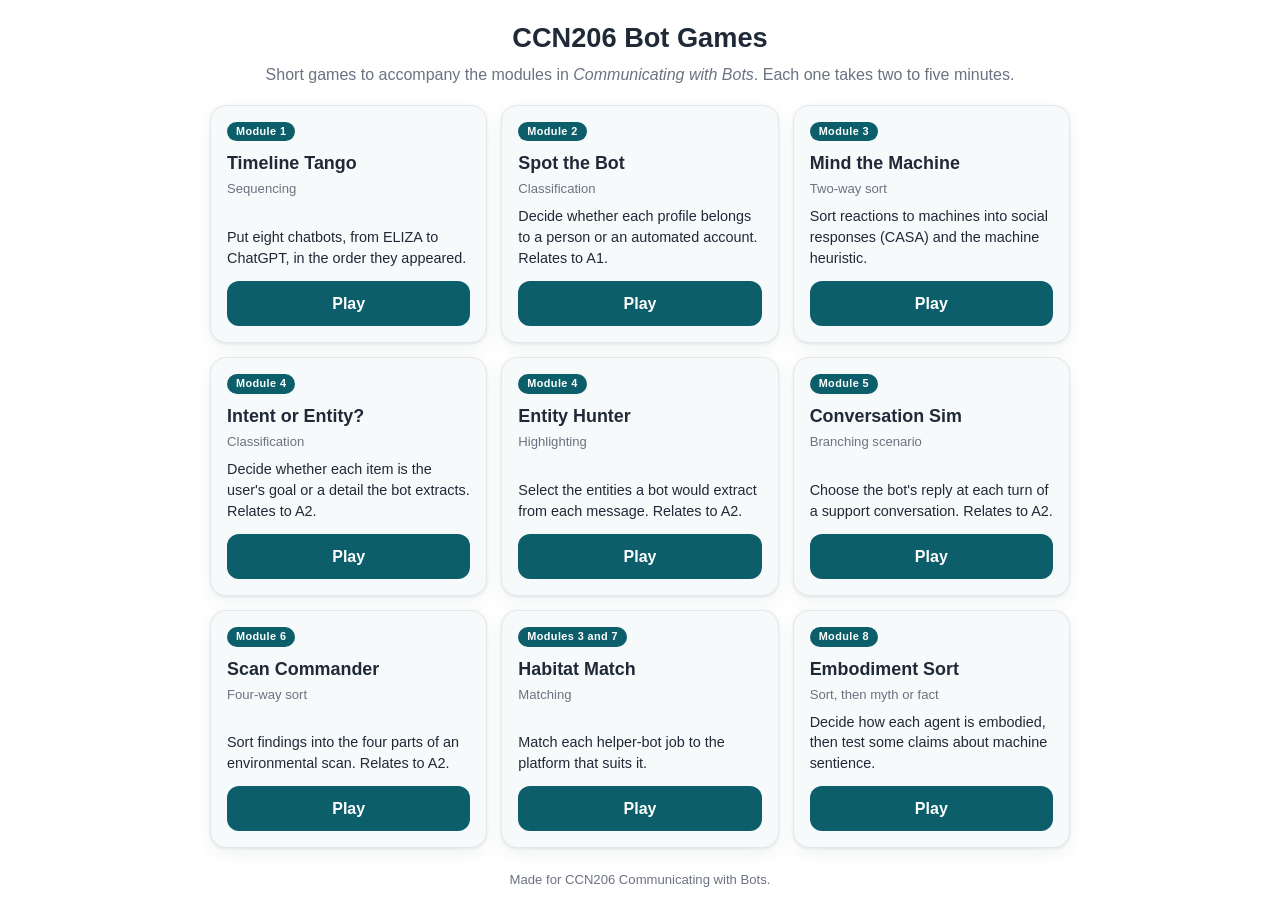
<file: index.html>
<!doctype html>
<html lang="en-AU">
<head>
<meta charset="utf-8">
<meta name="viewport" content="width=device-width,initial-scale=1">
<title>CCN206 Bot Games</title>
<link rel="stylesheet" href="style.css">
<style>
  .hub-head{text-align:center;margin-bottom:6px}
  .hub-head h1{font-size:1.7rem;font-weight:800;margin:0}
  .hub-head p{color:var(--muted);margin:6px 0 0}
  .cards{display:grid;grid-template-columns:repeat(auto-fill,minmax(250px,1fr));gap:14px;margin:18px 0 0;padding:0;list-style:none}
  .gcard{display:flex;flex-direction:column;background:var(--card);border:1px solid var(--line);border-radius:16px;padding:16px;box-shadow:var(--shadow);transition:transform .12s,box-shadow .12s}
  .gcard:hover{transform:translateY(-3px);box-shadow:0 8px 26px rgba(8,69,78,.14)}
  .gcard .mod{font-size:.68rem;font-weight:800;letter-spacing:.4px;color:#fff;background:var(--teal);align-self:flex-start;padding:2px 9px;border-radius:999px}
  .gcard h2{margin:10px 0 2px;font-size:1.12rem}
  .gcard .mech{font-size:.82rem;color:var(--muted);flex:1}
  .gcard .desc{font-size:.9rem;margin:8px 0 12px}
  .play{display:block;text-align:center;text-decoration:none;background:var(--teal);color:#fff;font-weight:700;padding:11px;border-radius:12px;transition:filter .15s}
  .play:hover{filter:brightness(1.1)}
  .wrap{max-width:860px}
  .foot{text-align:center;color:var(--muted);font-size:.82rem;margin-top:22px}
</style>
</head>
<body>
<main class="wrap">
  <div class="hub-head">
    <h1>CCN206 Bot Games</h1>
    <p>Short games to accompany the modules in <em>Communicating with Bots</em>. Each one takes two to five minutes.</p>
  </div>
  <ul class="cards" id="cards"></ul>
  <p class="foot">Made for CCN206 Communicating with Bots.</p>
</main>
<script>
  var GAMES=[
    {m:"Module 1",t:"Timeline Tango",mech:"Sequencing",d:"Put eight chatbots, from ELIZA to ChatGPT, in the order they appeared.",f:"m1-timeline.html"},
    {m:"Module 2",t:"Spot the Bot",mech:"Classification",d:"Decide whether each profile belongs to a person or an automated account. Relates to A1.",f:"m2-spot-the-bot.html"},
    {m:"Module 3",t:"Mind the Machine",mech:"Two-way sort",d:"Sort reactions to machines into social responses (CASA) and the machine heuristic.",f:"m3-mind-the-machine.html"},
    {m:"Module 4",t:"Intent or Entity?",mech:"Classification",d:"Decide whether each item is the user's goal or a detail the bot extracts. Relates to A2.",f:"intent-or-entity-sorter.html"},
    {m:"Module 4",t:"Entity Hunter",mech:"Highlighting",d:"Select the entities a bot would extract from each message. Relates to A2.",f:"m4-entity-hunter.html"},
    {m:"Module 5",t:"Conversation Sim",mech:"Branching scenario",d:"Choose the bot's reply at each turn of a support conversation. Relates to A2.",f:"m5-conversation-sim.html"},
    {m:"Module 6",t:"Scan Commander",mech:"Four-way sort",d:"Sort findings into the four parts of an environmental scan. Relates to A2.",f:"m6-scan-commander.html"},
    {m:"Modules 3 and 7",t:"Habitat Match",mech:"Matching",d:"Match each helper-bot job to the platform that suits it.",f:"m7-habitat-match.html"},
    {m:"Module 8",t:"Embodiment Sort",mech:"Sort, then myth or fact",d:"Decide how each agent is embodied, then test some claims about machine sentience.",f:"m8-embodiment-sort.html"}
  ];
  var C=document.getElementById('cards');
  GAMES.forEach(function(g){
    var d=document.createElement('li');d.className='gcard';
    d.innerHTML='<span class="mod">'+g.m+'</span><h2>'+g.t+'</h2><div class="mech">'+g.mech+'</div><div class="desc">'+g.d+'</div><a class="play" href="'+g.f+'">Play<span class="sr-only"> '+g.t+'</span></a>';
    C.appendChild(d);
  });
</script>
</body>
</html>
</file>
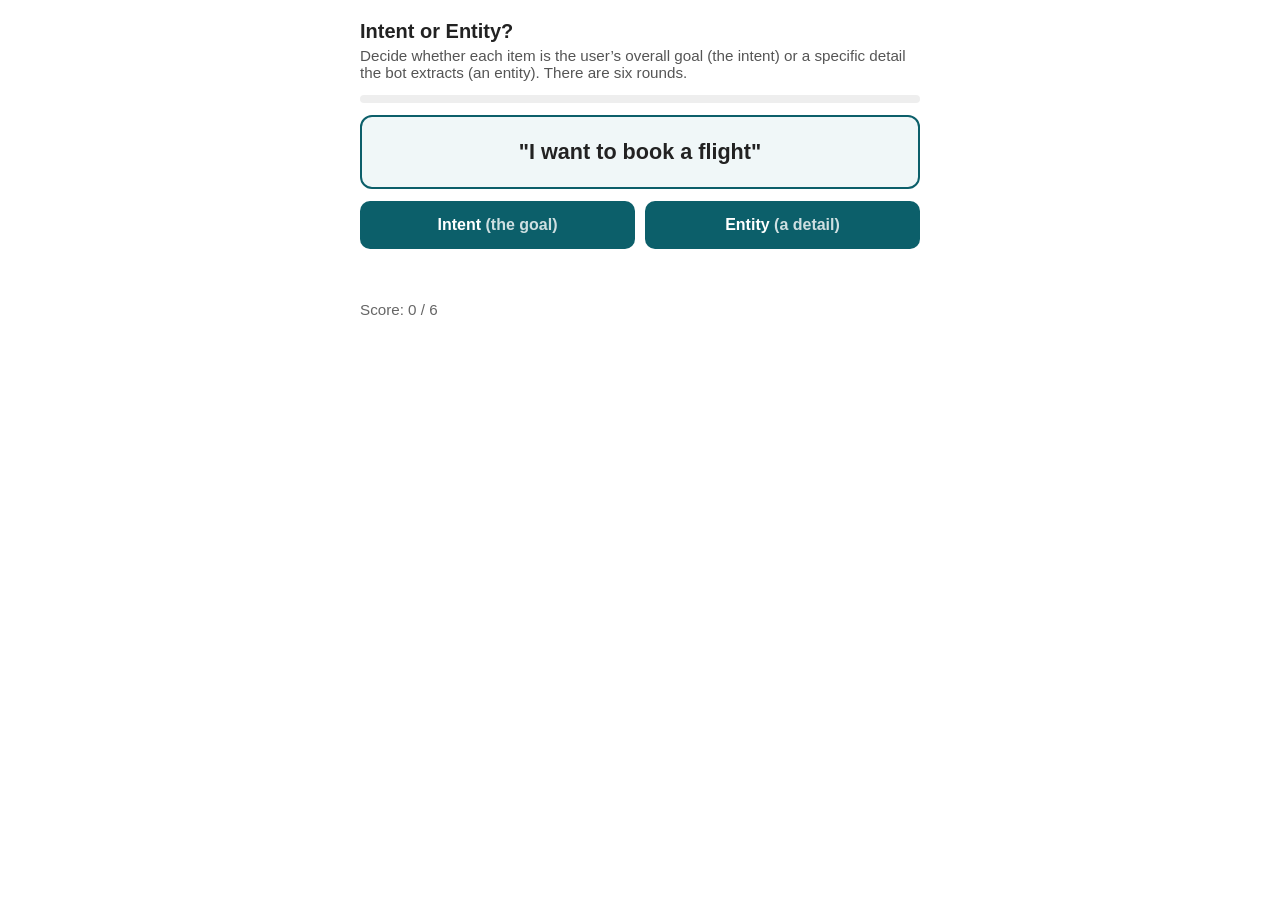
<file: intent-or-entity-sorter.html>
<!doctype html>
<html lang="en-AU">
<head>
<meta charset="utf-8">
<meta name="viewport" content="width=device-width,initial-scale=1">
<title>Intent or Entity? | CCN206 Module 4</title>
<style>
  :root{ --teal:#0C5F6A; --ink:#222; }
  *{box-sizing:border-box}
  body{font-family:-apple-system,BlinkMacSystemFont,"Segoe UI",Roboto,Helvetica,Arial,sans-serif;margin:0;padding:20px;background:#fff;color:var(--ink)}
  .wrap{max-width:560px;margin:0 auto}
  h1{font-size:1.25rem;margin:0 0 4px}
  p.sub{margin:0 0 14px;color:#555;font-size:.95rem}
  .bar{height:8px;background:#eee;border-radius:5px;overflow:hidden;margin:10px 0}
  .fill{height:100%;background:var(--teal);width:0;transition:width .3s}
  .item{font-size:1.35rem;font-weight:700;text-align:center;padding:22px 16px;border:2px solid var(--teal);border-radius:12px;background:#f0f7f8;margin:12px 0}
  .btns{display:flex;gap:10px}
  button.choice{flex:1;padding:15px;font-size:1rem;font-weight:600;border:0;border-radius:10px;background:var(--teal);color:#fff;cursor:pointer;transition:transform .08s}
  button.choice:hover{filter:brightness(1.08)}
  button.choice:active{transform:scale(.97)}
  .fb{margin-top:14px;padding:13px 15px;border-radius:10px;min-height:20px;font-size:.97rem}
  .fb.ok{background:#e8f5e9;border:1px solid #2e7d32}
  .fb.no{background:#fdecea;border:1px solid #c62828}
  .row{display:flex;justify-content:space-between;align-items:center;margin-top:12px}
  .score{color:#666;font-size:.95rem}
  button.next{padding:11px 20px;border:0;border-radius:10px;background:#444;color:#fff;cursor:pointer;font-weight:600}
  .hide{display:none}
  .done{text-align:center;padding:10px}
  .done .big{font-size:2rem;font-weight:800;color:var(--teal);margin:0}
  .done .big:focus{outline:none}
  :focus-visible{outline:3px solid #1c8a99;outline-offset:2px}
  .sr-only{position:absolute!important;width:1px;height:1px;padding:0;margin:-1px;overflow:hidden;clip:rect(0,0,0,0);white-space:nowrap;border:0}
  @media (prefers-reduced-motion:reduce){*{transition:none!important}}
</style>
</head>
<body>
<main class="wrap">
  <h1>Intent or Entity?</h1>
  <p class="sub">Decide whether each item is the user&rsquo;s overall goal (the intent) or a specific detail the bot extracts (an entity). There are six rounds.</p>
  <div class="bar" aria-hidden="true"><div class="fill" id="fill"></div></div>

  <div id="play">
    <div class="item" id="item"></div>
    <div class="btns">
      <button type="button" class="choice" onclick="answer('Intent')">Intent <span style="opacity:.8">(the goal)</span></button>
      <button type="button" class="choice" onclick="answer('Entity')">Entity <span style="opacity:.8">(a detail)</span></button>
    </div>
    <div class="fb" id="fb"></div>
    <div class="row">
      <span class="score" id="score">Score: 0 / 6</span>
      <button type="button" class="next hide" id="next" onclick="nxt()">Next</button>
    </div>
  </div>

  <div id="end" class="done hide">
    <h2 class="big" id="endScore" tabindex="-1"></h2>
    <p id="endMsg"></p>
    <button type="button" class="next" onclick="restart()">Play again</button>
  </div>
  <div id="sr" class="sr-only" aria-live="polite"></div>
</main>

<script>
  var Q=[
    {t:'"I want to book a flight"', a:'Intent', w:'The whole message states the goal (book_flight).'},
    {t:'Berlin  (a destination)',   a:'Entity', w:'It is a specific detail the bot extracts (destination).'},
    {t:'next Friday  (a date)',     a:'Entity', w:'It is a detail the bot extracts (date).'},
    {t:'"Track my order"',          a:'Intent', w:'It states the user’s goal (track_order).'},
    {t:'large  (a coffee size)',    a:'Entity', w:'It is a detail the bot extracts (size).'},
    {t:'"I’d like to order a coffee"', a:'Intent', w:'It states the goal (order_coffee).'}
  ];
  var i=0, s=0, answered=false;
  function $(id){return document.getElementById(id);}
  function say(msg){var r=$('sr');r.textContent='';setTimeout(function(){r.textContent=msg;},60);}
  function render(){
    var q=Q[i];
    $('item').textContent=q.t;
    $('fb').className='fb'; $('fb').textContent='';
    $('next').classList.add('hide');
    $('fill').style.width=(i/Q.length*100)+'%';
    $('score').textContent='Score: '+s+' / '+Q.length;
    answered=false;
  }
  function answer(c){
    if(answered) return; answered=true;
    var q=Q[i], fb=$('fb');
    if(c===q.a){ s++; fb.className='fb ok'; fb.textContent='Correct. '+q.w; }
    else { fb.className='fb no'; fb.textContent='Not quite. It’s '+(q.a==='Intent'?'an intent':'an entity')+'. '+q.w; }
    $('score').textContent='Score: '+s+' / '+Q.length;
    $('next').classList.remove('hide'); $('next').focus();
    say(fb.textContent+' Score '+s+' of '+Q.length+'.');
  }
  function nxt(){
    i++;
    if(i>=Q.length){ finish(); return; }
    render(); document.querySelector('.btns .choice').focus();
    say('Item '+(i+1)+' of '+Q.length+': '+Q[i].t);
  }
  function finish(){
    $('play').classList.add('hide');
    $('fill').style.width='100%';
    $('end').classList.remove('hide');
    $('endScore').textContent='Score: '+s+' / '+Q.length;
    $('endMsg').textContent = s===Q.length ? 'Well done. You will use this split between intents and entities when you build your A2 bot in Dialogflow.'
      : (s>=4 ? 'A good result. Remember that a message has one intent (the goal), and the specific details in it are entities.' : 'Worth another go. The goal is the intent, and each specific detail is an entity.');
    $('endScore').focus();
    say('Game over. '+$('endScore').textContent+'. '+$('endMsg').textContent);
  }
  function restart(){ i=0; s=0; $('end').classList.add('hide'); $('play').classList.remove('hide'); render(); document.querySelector('.btns .choice').focus(); }
  render();
</script>
</body>
</html>
</file>
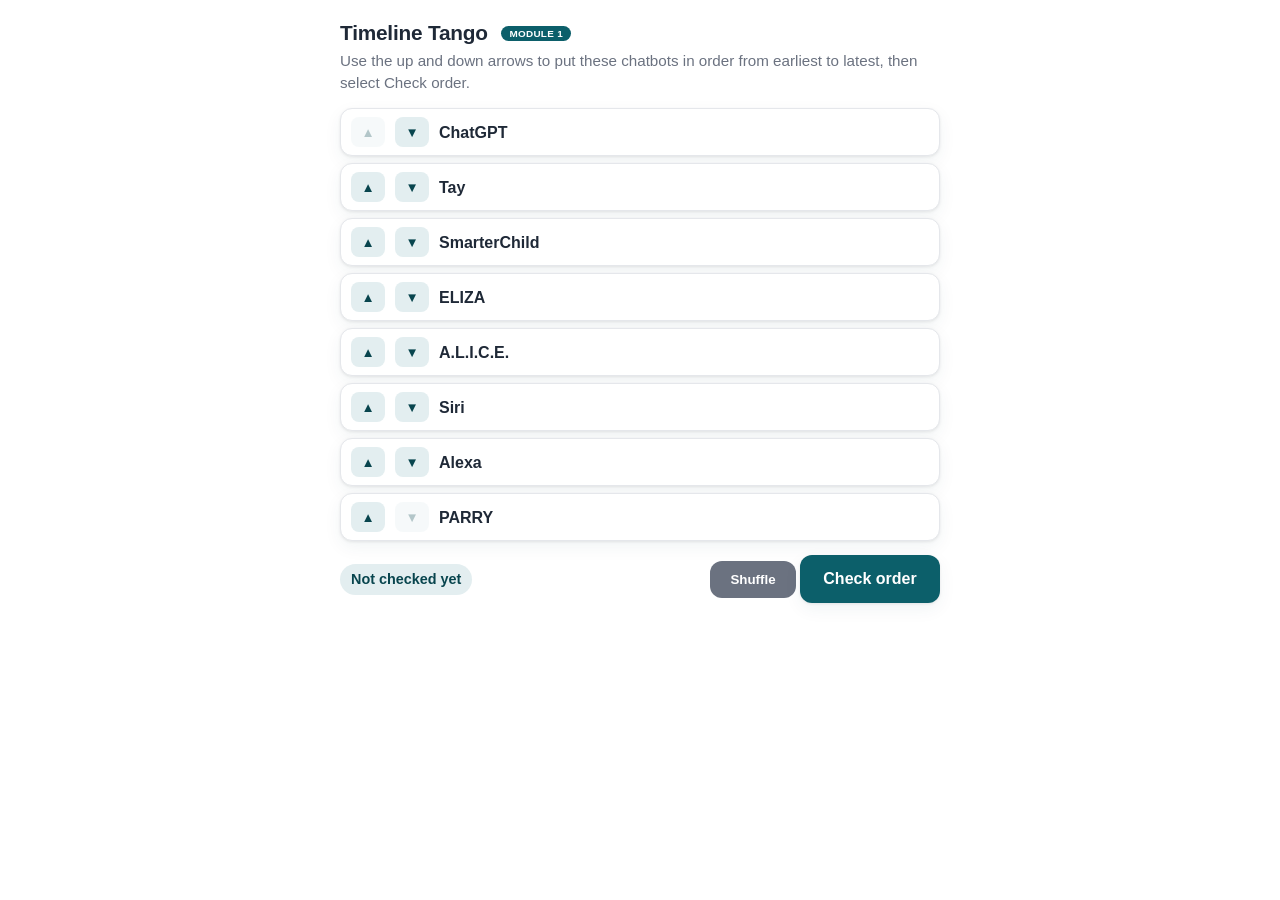
<file: m1-timeline.html>
<!doctype html>
<html lang="en-AU">
<head>
<meta charset="utf-8">
<meta name="viewport" content="width=device-width,initial-scale=1">
<title>Timeline Tango | CCN206 Module 1</title>
<link rel="stylesheet" href="style.css">
<style>
  .tl-item .mark{font-weight:800;width:1.2em;text-align:center}
  .tl-item.good .mark{color:var(--ok)}
  .tl-item.bad .mark{color:var(--no)}
</style>
</head>
<body>
<main class="wrap">
  <h1 class="game-title">Timeline Tango <span class="chip">MODULE 1</span></h1>
  <p class="game-sub">Use the up and down arrows to put these chatbots in order from earliest to latest, then select Check order.</p>

  <ol id="list" aria-label="Chatbots, earliest first" style="list-style:none;padding:0;margin:0"></ol>

  <div class="row">
    <span class="scorechip" id="score">Not checked yet</span>
    <div>
      <button type="button" class="btn-ghost" id="shuffle" style="background:#6b7280">Shuffle</button>
      <button type="button" class="choice" id="check" style="flex:0 0 auto;min-width:140px">Check order</button>
    </div>
  </div>

  <div id="win" class="win hide" style="margin-top:14px">
    <h2 class="big" id="winHead" tabindex="-1">All eight in order</h2>
    <p>The sequence runs from ELIZA's pattern matching in 1966 to ChatGPT in 2022. This history is useful background for Assessment 1.</p>
    <button type="button" class="btn-ghost" onclick="reset()">Play again</button>
  </div>
  <div id="sr" class="sr-only" aria-live="polite"></div>
</main>

<script>
  // chronological truth (verified): year + one-line fact
  var TRUTH=[
    {n:"ELIZA",        y:1966, f:"One of the earliest and best-known chatbots. It matched patterns in what you typed and reflected them back without understanding them (Joseph Weizenbaum, MIT)."},
    {n:"PARRY",        y:1972, f:"Kenneth Colby's simulation of a person with paranoid schizophrenia. In 1972 it was connected to ELIZA over ARPANET and the two programs 'talked'."},
    {n:"A.L.I.C.E.",   y:1995, f:"Richard Wallace's bot used pattern-and-template rules written in AIML. It won the Loebner Prize in 2000, 2001 and 2004."},
    {n:"SmarterChild", y:2001, f:"Ran on AIM, MSN Messenger and Yahoo Messenger, and gathered more than 30 million 'buddies' over its lifetime."},
    {n:"Siri",         y:2011, f:"Siri began as a standalone app in 2010. Apple built it into the iPhone 4S in October 2011, bringing voice assistants to a mass audience."},
    {n:"Alexa",        y:2014, f:"Amazon launched Alexa with the Echo smart speaker in November 2014."},
    {n:"Tay",          y:2016, f:"Microsoft's Twitter chatbot. Users deliberately fed it offensive material, and Microsoft took it offline within about 16 hours."},
    {n:"ChatGPT",      y:2022, f:"OpenAI released ChatGPT in November 2022, and chatbots based on large language models reached a mass audience."}
  ];
  var order=[]; // working array of indices into TRUTH
  var checked=false;

  function say(msg){var s=document.getElementById('sr');s.textContent='';setTimeout(function(){s.textContent=msg;},60);}
  function shuffle(){
    order=TRUTH.map(function(_,i){return i;});
    for(var i=order.length-1;i>0;i--){var j=Math.floor(Math.random()*(i+1));var t=order[i];order[i]=order[j];order[j]=t;}
    // avoid starting already-correct
    if(order.every(function(v,i){return v===i;})) order.reverse();
    checked=false; document.getElementById('win').classList.add('hide');
    document.getElementById('score').textContent='Not checked yet';
    render();
  }
  function render(){
    var L=document.getElementById('list'); L.innerHTML='';
    order.forEach(function(idx,pos){
      var b=TRUTH[idx];
      var li=document.createElement('li');
      var row=document.createElement('div'); row.className='tl-item';
      if(checked){ row.className+= (idx===pos?' good':' bad'); }
      var up=document.createElement('button'); up.type='button'; up.className='mv'; up.textContent='▲'; up.setAttribute('aria-label','Move '+b.n+' earlier'); up.disabled=(pos===0); up.onclick=function(){mv(pos,-1);};
      var dn=document.createElement('button'); dn.type='button'; dn.className='mv'; dn.textContent='▼'; dn.setAttribute('aria-label','Move '+b.n+' later'); dn.disabled=(pos===order.length-1); dn.onclick=function(){mv(pos,1);};
      var name=document.createElement('div'); name.className='name'; name.textContent=b.n;
      row.appendChild(up); row.appendChild(dn); row.appendChild(name);
      if(checked){
        var yr=document.createElement('div'); yr.className='yr'; yr.textContent=b.y; row.appendChild(yr);
        var mk=document.createElement('span'); mk.className='mark';
        mk.innerHTML= idx===pos ? '<span aria-hidden="true">✓</span><span class="sr-only">in the right place</span>' : '<span aria-hidden="true">✗</span><span class="sr-only">in the wrong place</span>';
        row.appendChild(mk);
      }
      li.appendChild(row);
      if(checked){
        var fact=document.createElement('div'); fact.className='sub-note'; fact.style.textAlign='left'; fact.style.margin='-2px 0 6px 4px'; fact.textContent=b.f; li.appendChild(fact);
      }
      L.appendChild(li);
    });
  }
  function mv(pos,dir){
    if(checked){checked=false;} // editing again clears marks
    var np=pos+dir; if(np<0||np>=order.length)return;
    var t=order[pos];order[pos]=order[np];order[np]=t; render();
    // keep keyboard focus on the item that moved
    var btns=document.getElementById('list').children[np].querySelectorAll('button.mv');
    var target=btns[dir<0?0:1]; if(target.disabled) target=btns[dir<0?1:0];
    target.focus();
    say(TRUTH[order[np]].n+' moved to position '+(np+1)+' of '+order.length+'.');
  }
  function check(){
    checked=true;
    var correct=order.reduce(function(a,idx,pos){return a+(idx===pos?1:0);},0);
    document.getElementById('score').textContent=correct+' / 8 in place';
    render();
    if(correct===8){
      document.getElementById('win').classList.remove('hide');
      document.getElementById('winHead').focus();
      say('All eight are in the right order. Each bot now shows its year and a short note.');
    } else {
      say(correct+' of 8 are in the right place. Items marked with a cross need to move. Each bot now shows its year and a short note.');
    }
  }
  function reset(){shuffle(); document.getElementById('check').focus();}
  document.getElementById('check').onclick=check;
  document.getElementById('shuffle').onclick=shuffle;
  shuffle();
</script>
</body>
</html>
</file>
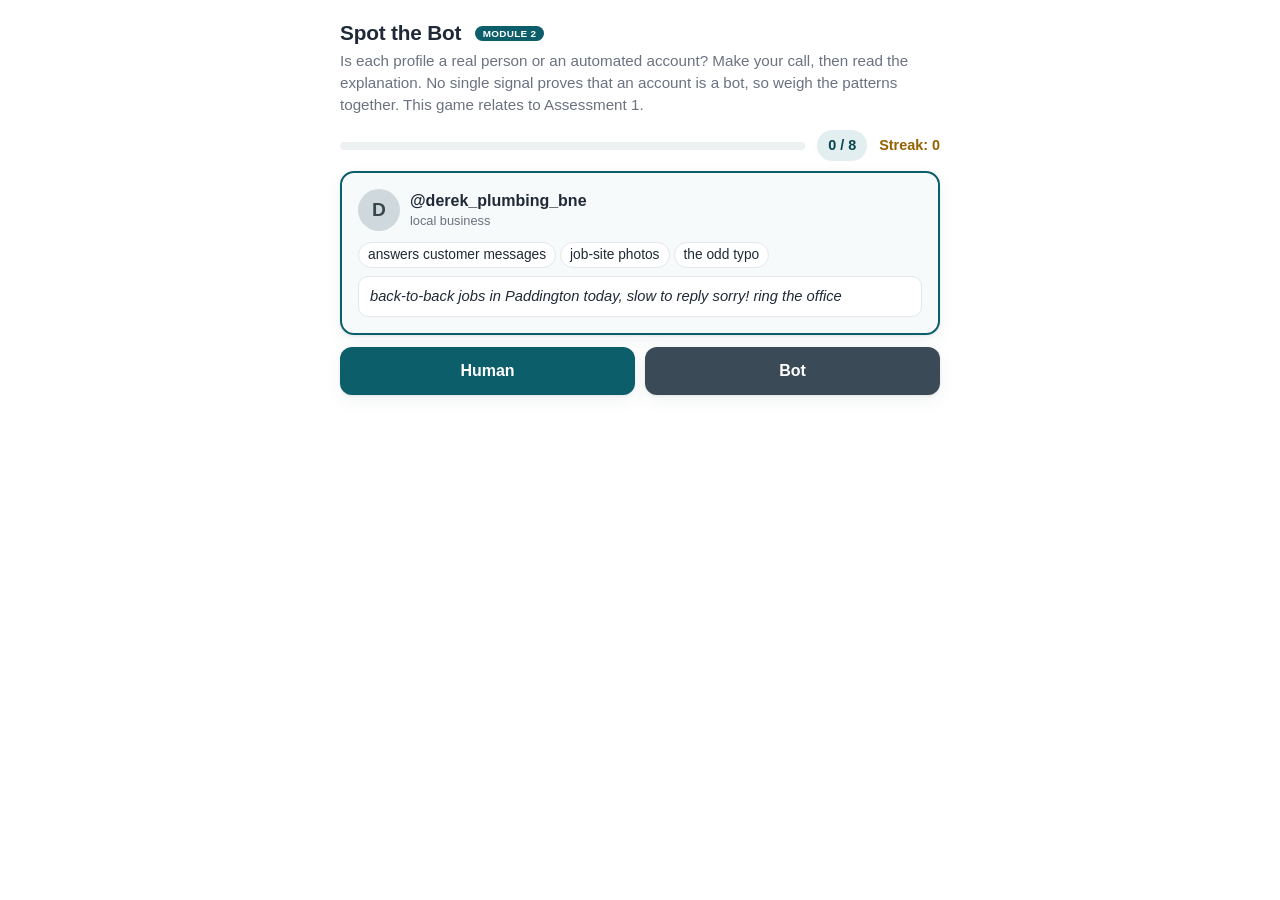
<file: m2-spot-the-bot.html>
<!doctype html>
<html lang="en-AU">
<head>
<meta charset="utf-8">
<meta name="viewport" content="width=device-width,initial-scale=1">
<title>Spot the Bot | CCN206 Module 2</title>
<link rel="stylesheet" href="style.css">
<style>
  .acct{background:var(--card);border:2px solid var(--teal);border-radius:14px;padding:16px;box-shadow:var(--shadow);animation:pop .25s ease;text-align:left}
  .acct .h{display:flex;align-items:center;gap:10px;margin-bottom:8px}
  .av{width:42px;height:42px;border-radius:50%;background:#cfd8dc;display:flex;align-items:center;justify-content:center;font-size:1.2rem;font-weight:800;color:#37474f}
  .handle{font-weight:800}
  .meta{font-size:.8rem;color:var(--muted)}
  .stats{font-size:.86rem;margin:6px 0}
  .stats span{display:inline-block;background:#fff;border:1px solid var(--line);border-radius:999px;padding:2px 9px;margin:3px 4px 0 0}
  .post{background:#fff;border:1px solid var(--line);border-radius:10px;padding:9px 11px;margin-top:8px;font-size:.92rem;font-style:italic}
</style>
</head>
<body>
<main class="wrap">
  <h1 class="game-title">Spot the Bot <span class="chip">MODULE 2</span></h1>
  <p class="game-sub">Is each profile a real person or an automated account? Make your call, then read the explanation. No single signal proves that an account is a bot, so weigh the patterns together. This game relates to Assessment 1.</p>

  <div class="topbar">
    <div class="progress" aria-hidden="true"><i id="fill"></i></div>
    <span class="scorechip" id="score">0 / 8</span>
    <span class="streak" id="streak">Streak: 0</span>
  </div>

  <div id="stage"></div>

  <div class="btns" id="btns" style="margin-top:12px">
    <button type="button" class="choice" id="bHuman">Human</button>
    <button type="button" class="choice alt" id="bBot">Bot</button>
  </div>

  <div id="fb" class="feedback hide"></div>
  <div class="row"><span></span><button type="button" class="btn-ghost hide" id="next">Next</button></div>

  <div id="end" class="win hide">
    <h2 class="big" id="endBig" tabindex="-1"></h2>
    <p id="endMsg"></p>
    <button type="button" class="btn-ghost" onclick="restart()">Play again</button>
  </div>
  <div id="sr" class="sr-only" aria-live="polite"></div>
</main>

<script>
  // All profiles are FICTIONAL / illustrative. Tells reflect documented bot-detection signals
  // (Ferrara et al., 2016; Botometer feature families) and Letourneau (2025) on instrumental bot identities.
  var DECK=[
    {handle:"@SunnyMornings_88", meta:"joined 2 weeks ago", stats:["240 posts a day","100% reshares","default avatar"], post:"RT RT RT 🔁 BREAKING 🔁 RT", bot:true,
      tell:"<b>Bot.</b> Very high volume, nothing but reshares (reverberation) and a brand-new account. This pattern fits an amplifier account."},
    {handle:"@kaz_makes_pottery", meta:"member since 2021", stats:["about 3 posts a week","photos over 4 years","replies to friends"], post:"third firing cracked again 😭 anyone know a good clay for thermal shock?", bot:false,
      tell:"<b>Human.</b> A long, varied history and real back-and-forth with friends. That kind of reciprocity is hard to fake at scale."},
    {handle:"@Patriot_Eagle_Liberty77", meta:"active only during the vote", stats:["hashtag-stuffed posts","identical talking points","no personal posts"], post:"WAKE UP! #Rigged #DoYourResearch #Rigged #DoYourResearch", bot:true,
      tell:"<b>Bot.</b> The account performs a patriotic identity to push one message, which Letourneau (2025) calls an <i>instrumental identity</i>. It is active only around one event, stuffs its posts with popular hashtags (window dressing) and repeats copy-and-paste lines."},
    {handle:"@derek_plumbing_bne", meta:"local business", stats:["answers customer messages","job-site photos","the odd typo"], post:"back-to-back jobs in Paddington today, slow to reply sorry! ring the office", bot:false,
      tell:"<b>Human.</b> Specific local detail, real customer service and uneven reply times all point to a person."},
    {handle:"@news_now_feed", meta:"bio: “automated headlines”", stats:["posts every 10 min","links to sources","openly labelled a bot"], post:"[AUTO] Council approves new ferry timetable (link)", bot:true,
      tell:"<b>Bot, but a benign one.</b> It is an openly labelled news aggregator. Not all bots are malicious, and transparency and purpose matter."},
    {handle:"@mia.travels", meta:"member since 2019", stats:["irregular posting","context-rich replies","years of photos"], post:"missed the train in Lisbon lol, ended up at the best little pastéis place", bot:false,
      tell:"<b>Human.</b> Irregular, specific and responsive posting that does not look like a scripted feed."},
    {handle:"@GiveawayKing_Official", meta:"joined 3 days ago", stats:["“DM to claim prize”","thousands of identical replies","stock photo"], post:"🎉 YOU WON! DM now to claim before it expires 🎉", bot:true,
      tell:"<b>Bot.</b> This is a common scam pattern: a new account, identical mass replies, urgency and a prize that is too good to be true. Don't send it a message."},
    {handle:"@tom_indie_dev", meta:"member since 2018", stats:["posts about one project","banter and replies","inconsistent timing"], post:"shipped the save-game feature at 2am, immediately found a bug. classic.", bot:false,
      tell:"<b>Human.</b> A consistent personal story over several years and self-deprecating banter with other people."}
  ];
  var order, i, score, streak, answered;
  function el(id){return document.getElementById(id);}
  function say(msg){var s=el('sr');s.textContent='';setTimeout(function(){s.textContent=msg;},60);}
  function start(){
    order=DECK.map(function(_,k){return k;});
    for(var a=order.length-1;a>0;a--){var b=Math.floor(Math.random()*(a+1));var t=order[a];order[a]=order[b];order[b]=t;}
    i=0;score=0;streak=0;answered=false;
    el('end').classList.add('hide');
    el('btns').classList.remove('hide');
    render();
  }
  function render(){
    var d=DECK[order[i]];
    el('stage').innerHTML='<div class="acct"><div class="h"><div class="av" aria-hidden="true">'+d.handle.charAt(1).toUpperCase()+'</div><div><div class="handle">'+d.handle+'</div><div class="meta">'+d.meta+'</div></div></div>'+
      '<div class="stats">'+d.stats.map(function(s){return '<span>'+s+'</span>';}).join('')+'</div>'+
      '<div class="post">'+d.post+'</div></div>';
    el('fb').className='feedback hide'; el('next').classList.add('hide');
    el('bHuman').disabled=false; el('bBot').disabled=false;
    el('fill').style.width=(i/DECK.length*100)+'%';
    el('score').textContent=score+' / '+DECK.length;
    el('streak').textContent='Streak: '+streak;
    answered=false;
  }
  function answer(saidBot){
    if(answered)return; answered=true;
    var d=DECK[order[i]]; var right=(saidBot===d.bot);
    if(right){score++;streak++;} else {streak=0;}
    var fb=el('fb'); fb.className='feedback '+(right?'ok':'no');
    fb.innerHTML=(right?'Correct. ':'Not quite. ')+d.tell;
    el('bHuman').disabled=true; el('bBot').disabled=true;
    el('score').textContent=score+' / '+DECK.length;
    el('streak').textContent='Streak: '+streak;
    el('next').classList.remove('hide'); el('next').focus();
    say(fb.textContent+' Score '+score+' of '+DECK.length+'.');
  }
  function next(){
    i++; if(i>=DECK.length){finish();return;}
    render(); el('bHuman').focus();
    say('Profile '+(i+1)+' of '+DECK.length+': '+DECK[order[i]].handle+'.');
  }
  function finish(){
    el('btns').classList.add('hide'); el('fb').className='feedback hide'; el('next').classList.add('hide');
    el('stage').innerHTML=''; el('fill').style.width='100%';
    var e=el('end'); e.classList.remove('hide');
    el('endBig').textContent='Score: '+score+' / '+DECK.length;
    el('endMsg').textContent = score>=7 ? 'Well done. You weighed several patterns together (volume, reciprocity, account history and transparency), and that kind of judgement is useful for A1.'
      : (score>=5 ? 'A good result. Keep looking at the overall pattern, and remember that some bots are benign.' : 'These signals can be hard to read. Review the Module 2 material on mimicry, window dressing and reverberation, then try again.');
    el('endBig').focus();
    say('Game over. '+el('endBig').textContent+'. '+el('endMsg').textContent);
  }
  el('bHuman').onclick=function(){answer(false);};
  el('bBot').onclick=function(){answer(true);};
  el('next').onclick=next;
  function restart(){start(); el('bHuman').focus();}
  start();
</script>
</body>
</html>
</file>
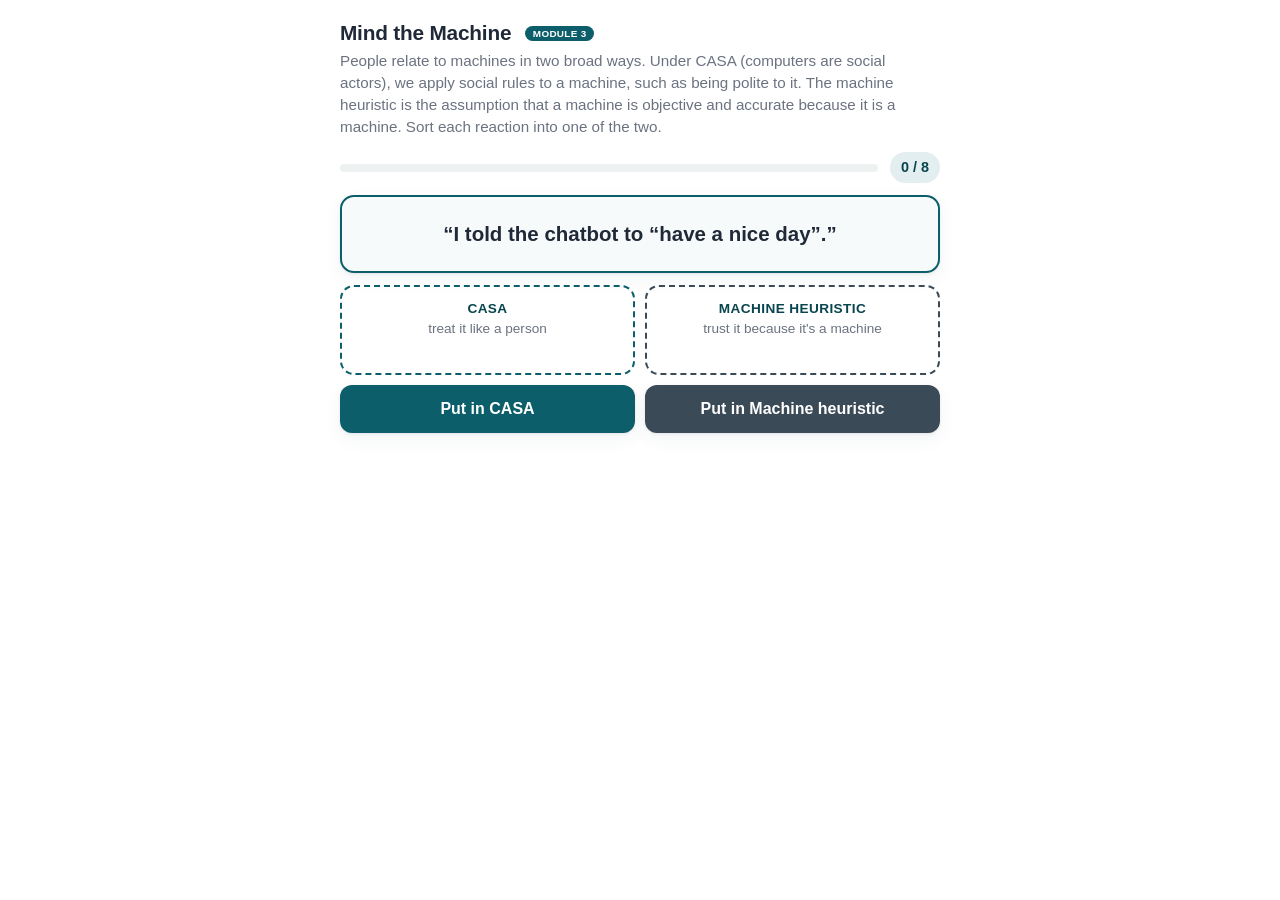
<file: m3-mind-the-machine.html>
<!doctype html>
<html lang="en-AU">
<head>
<meta charset="utf-8">
<meta name="viewport" content="width=device-width,initial-scale=1">
<title>Mind the Machine | CCN206 Module 3</title>
<link rel="stylesheet" href="style.css">
</head>
<body>
<main class="wrap">
  <h1 class="game-title">Mind the Machine <span class="chip">MODULE 3</span></h1>
  <p class="game-sub">People relate to machines in two broad ways. Under CASA (computers are social actors), we apply social rules to a machine, such as being polite to it. The machine heuristic is the assumption that a machine is objective and accurate because it is a machine. Sort each reaction into one of the two.</p>

  <div class="topbar">
    <div class="progress" aria-hidden="true"><i id="fill"></i></div>
    <span class="scorechip" id="score">0 / 8</span>
  </div>

  <div id="card" class="card"></div>
  <div id="fb" class="feedback hide"></div>

  <div class="cols">
    <section class="col" style="border-color:var(--teal)" aria-labelledby="hA"><h2 id="hA">CASA<br><span class="muted" style="font-weight:500;text-transform:none;letter-spacing:0">treat it like a person</span></h2><div id="colA"></div></section>
    <section class="col" style="border-color:#3b4a57" aria-labelledby="hB"><h2 id="hB">Machine heuristic<br><span class="muted" style="font-weight:500;text-transform:none;letter-spacing:0">trust it because it's a machine</span></h2><div id="colB"></div></section>
  </div>
  <div class="btns" id="btns" style="margin-top:10px">
    <button type="button" class="choice" id="pickA">Put in CASA</button>
    <button type="button" class="choice alt" id="pickB">Put in Machine heuristic</button>
  </div>
  <div class="row"><span></span><button type="button" class="btn-ghost hide" id="next">Next</button></div>

  <div id="end" class="win hide">
    <h2 class="big" id="endBig" tabindex="-1"></h2>
    <p id="endMsg"></p>
    <button type="button" class="btn-ghost" onclick="restart()">Play again</button>
  </div>
  <div id="sr" class="sr-only" aria-live="polite"></div>
</main>

<script>
  // cat: 'A' = CASA, 'B' = machine heuristic.  (Concepts: Nass et al., 1994; Sundar & Kim, 2019; Lee, 2024)
  var ITEMS=[
    {t:"I said “thank you” to Alexa without thinking.", c:'A', w:"A politeness script: applying a human social rule to a machine."},
    {t:"I trust the bot's figure because “computers don't make mistakes”.", c:'B', w:"The machine heuristic: assuming the bot is objective and accurate. Bots do make mistakes, and generative AI can state false information with confidence."},
    {t:"I felt guilty switching the little robot off.", c:'A', w:"Attributing feelings to a machine is a typical CASA response."},
    {t:"I assume the AI is neutral because “it has no agenda”.", c:'B', w:"The machine heuristic. Training data and design choices can still build bias into a system."},
    {t:"I apologised to the self-checkout when I bumped it.", c:'A', w:"Treating an object as a social actor is typical of CASA."},
    {t:"I'd believe the app's calorie count over a waiter's guess.", c:'B', w:"The machine heuristic: treating the machine's number as more objective than a person's estimate."},
    {t:"I told the chatbot to “have a nice day”.", c:'A', w:"Directing social etiquette at a machine is a CASA response."},
    {t:"I expect the GPS to be right just because it's a machine.", c:'B', w:"The machine heuristic, which lasts until the GPS confidently sends you the wrong way."}
  ];
  var order,i,score,answered;
  function el(id){return document.getElementById(id);}
  function say(msg){var s=el('sr');s.textContent='';setTimeout(function(){s.textContent=msg;},60);}
  function start(){
    order=ITEMS.map(function(_,k){return k;});
    for(var a=order.length-1;a>0;a--){var b=Math.floor(Math.random()*(a+1));var t=order[a];order[a]=order[b];order[b]=t;}
    i=0;score=0;answered=false;
    document.getElementById('colA').innerHTML='';document.getElementById('colB').innerHTML='';
    document.getElementById('end').classList.add('hide');
    document.getElementById('btns').classList.remove('hide');
    render();
  }
  function render(){
    var it=ITEMS[order[i]];
    el('card').textContent='“'+it.t+'”';
    el('fb').className='feedback hide'; el('next').classList.add('hide');
    el('pickA').disabled=false; el('pickB').disabled=false;
    el('fill').style.width=(i/ITEMS.length*100)+'%';
    el('score').textContent=score+' / '+ITEMS.length;
    answered=false;
  }
  function pick(cat){
    if(answered)return; answered=true;
    var it=ITEMS[order[i]]; var right=(cat===it.c);
    if(right)score++;
    var col=el(cat==='A'?'colA':'colB');
    var chip=document.createElement('div'); chip.className='placed'; chip.style.borderColor=right?'var(--ok)':'var(--no)';
    chip.style.background=right?'var(--ok-bg)':'var(--no-bg)';
    chip.innerHTML='<span aria-hidden="true">'+(right?'✓ ':'✗ ')+'</span><span class="sr-only">'+(right?'Correct: ':'Incorrect: ')+'</span>';
    chip.appendChild(document.createTextNode('“'+it.t.slice(0,28)+(it.t.length>28?'…':'')+'”'));
    col.appendChild(chip);
    var fb=el('fb'); fb.className='feedback '+(right?'ok':'no');
    fb.innerHTML=(right?'Correct. ':'Not quite. This one belongs in the other column. ')+it.w;
    el('pickA').disabled=true; el('pickB').disabled=true;
    el('score').textContent=score+' / '+ITEMS.length;
    el('next').classList.remove('hide'); el('next').focus();
    say(fb.textContent+' Score '+score+' of '+ITEMS.length+'.');
  }
  function next(){
    i++;if(i>=ITEMS.length){finish();return;}
    render(); el('pickA').focus();
    say('Reaction '+(i+1)+' of '+ITEMS.length+': '+el('card').textContent);
  }
  function finish(){
    el('btns').classList.add('hide');el('card').classList.add('hide');el('fb').className='feedback hide';el('next').classList.add('hide');
    el('fill').style.width='100%';
    el('end').classList.remove('hide');
    el('endBig').textContent='Score: '+score+' / '+ITEMS.length;
    el('endMsg').textContent = score>=7 ? 'Well done. Lee (2024) argues that we apply social scripts to machines and also hold beliefs about what machines are like, such as being objective. Which of these shapes our response depends on the situation, and good bot design takes both into account.'
      : 'Some of these are close. CASA means applying social rules to machines. The machine heuristic means trusting machines because they are machines. Try again?';
    el('endBig').focus();
    say('Game over. '+el('endBig').textContent+'. '+el('endMsg').textContent);
  }
  el('pickA').onclick=function(){pick('A');};
  el('pickB').onclick=function(){pick('B');};
  el('next').onclick=next;
  function restart(){el('card').classList.remove('hide');start();el('pickA').focus();}
  start();
</script>
</body>
</html>
</file>
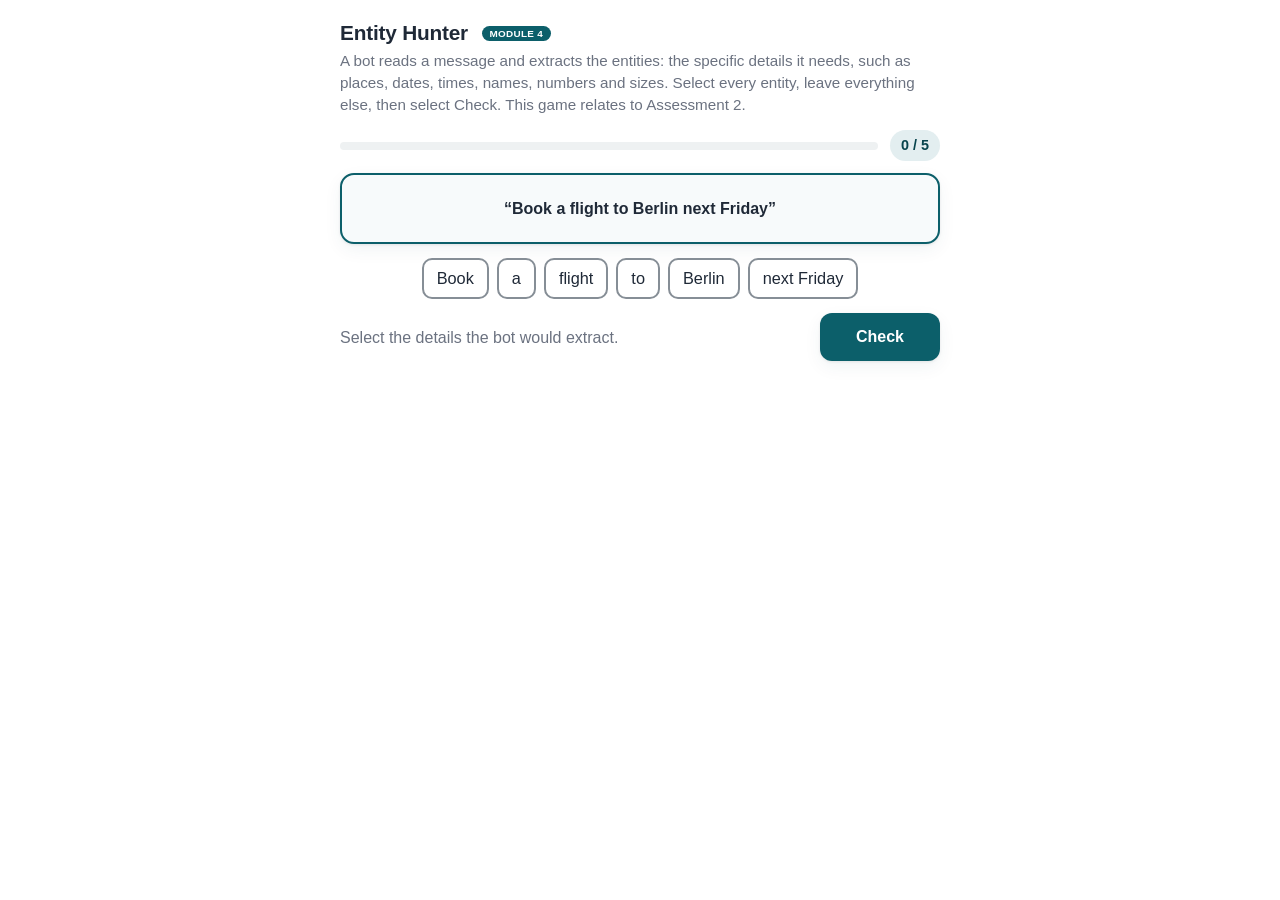
<file: m4-entity-hunter.html>
<!doctype html>
<html lang="en-AU">
<head>
<meta charset="utf-8">
<meta name="viewport" content="width=device-width,initial-scale=1">
<title>Entity Hunter | CCN206 Module 4</title>
<link rel="stylesheet" href="style.css">
<style>
  .sent{display:flex;flex-wrap:wrap;gap:8px;justify-content:center;margin:14px 0}
  .tok{padding:9px 13px;border-radius:10px;border:2px solid var(--line-strong);background:#fff;font-size:1.02rem;color:var(--ink);cursor:pointer;transition:transform .08s,border-color .15s,background .15s}
  .tok:hover{border-color:var(--teal)}
  .tok:active{transform:scale(.96)}
  .tok.sel{background:var(--teal-l);border-color:var(--teal);font-weight:700}
  .tok.hit{background:var(--ok-bg);border-color:var(--ok);font-weight:700}
  .tok.miss{border-color:var(--ok);border-style:dashed}
  .tok.wrong{background:var(--no-bg);border-color:var(--no);text-decoration:line-through}
</style>
</head>
<body>
<main class="wrap">
  <h1 class="game-title">Entity Hunter <span class="chip">MODULE 4</span></h1>
  <p class="game-sub">A bot reads a message and extracts the entities: the specific details it needs, such as places, dates, times, names, numbers and sizes. Select every entity, leave everything else, then select Check. This game relates to Assessment 2.</p>

  <div class="topbar">
    <div class="progress" aria-hidden="true"><i id="fill"></i></div>
    <span class="scorechip" id="score">0 / 5</span>
  </div>

  <div class="card" style="font-weight:600;font-size:1rem" id="prompt"></div>
  <div class="sent" id="sent" role="group" aria-label="Words in the message. Select each entity."></div>
  <div id="fb" class="feedback hide"></div>
  <div class="row">
    <span class="muted" id="hint">Select the details the bot would extract.</span>
    <div>
      <button type="button" class="choice" id="check" style="flex:0 0 auto;min-width:120px">Check</button>
      <button type="button" class="btn-ghost hide" id="next">Next</button>
    </div>
  </div>

  <div id="end" class="win hide">
    <h2 class="big" id="endBig" tabindex="-1"></h2>
    <p id="endMsg"></p>
    <button type="button" class="btn-ghost" onclick="restart()">Play again</button>
  </div>
  <div id="sr" class="sr-only" aria-live="polite"></div>
</main>

<script>
  // e:true = this token is an entity the bot should extract. Others are intent/filler distractors.
  var ROUNDS=[
    {prompt:"“Book a flight to Berlin next Friday”", toks:[{w:"Book"},{w:"a"},{w:"flight"},{w:"to"},{w:"Berlin",e:true},{w:"next Friday",e:true}], note:"“Book a flight” is the <i>intent</i>. Berlin (a place) and next Friday (a date) are the entities."},
    {prompt:"“Order a large oat-milk latte for 10:30 am”", toks:[{w:"Order"},{w:"a"},{w:"large",e:true},{w:"oat-milk",e:true},{w:"latte",e:true},{w:"for"},{w:"10:30 am",e:true}], note:"The intent is ordering a coffee. The size (large), milk (oat-milk), drink (latte) and time (10:30 am) are entities."},
    {prompt:"“Track my parcel to Cairns”", toks:[{w:"Track"},{w:"my"},{w:"parcel"},{w:"to"},{w:"Cairns",e:true}], note:"Only Cairns (a place) is an entity. The rest expresses the track-parcel intent."},
    {prompt:"“Cancel the booking for Priya, 4 people, Saturday”", toks:[{w:"Cancel"},{w:"the"},{w:"booking"},{w:"for"},{w:"Priya",e:true},{w:"4",e:true},{w:"people"},{w:"Saturday",e:true}], note:"The name (Priya), number (4) and day (Saturday) are entities. “Cancel the booking” is the intent."},
    {prompt:"“Remind me to call mum tomorrow at 6 pm”", toks:[{w:"Remind"},{w:"me"},{w:"to call"},{w:"mum",n:true},{w:"tomorrow",e:true},{w:"at"},{w:"6 pm",e:true}], note:"Tomorrow (a date) and 6 pm (a time) are the entities here, and setting a reminder is the intent. “mum” counts either way: a simple reminder bot would leave it inside the reminder text, but a fuller one might capture the person as a separate detail."}
  ];
  var i,score,sel,checked;
  function el(id){return document.getElementById(id);}
  function say(msg){var s=el('sr');s.textContent='';setTimeout(function(){s.textContent=msg;},60);}
  function start(){i=0;score=0;el('end').classList.add('hide');render();}
  function render(){
    var r=ROUNDS[i]; sel=ROUNDS[i].toks.map(function(){return false;}); checked=false;
    el('prompt').innerHTML=r.prompt;
    var S=el('sent'); S.innerHTML='';
    r.toks.forEach(function(t,k){
      var b=document.createElement('button'); b.type='button'; b.className='tok'; b.textContent=t.w; b.setAttribute('aria-pressed','false');
      b.onclick=function(){ if(checked)return; sel[k]=!sel[k]; b.classList.toggle('sel',sel[k]); b.setAttribute('aria-pressed',String(sel[k])); };
      S.appendChild(b);
    });
    el('fb').className='feedback hide';
    el('check').classList.remove('hide'); el('next').classList.add('hide');
    el('hint').textContent='Select the details the bot would extract.';
    el('fill').style.width=(i/ROUNDS.length*100)+'%';
    el('score').textContent=score+' / '+ROUNDS.length;
  }
  function check(){
    if(checked)return; checked=true;
    var r=ROUNDS[i]; var toks=el('sent').children; var perfect=true; var missed=[], wrong=[];
    r.toks.forEach(function(t,k){
      var b=toks[k]; b.classList.remove('sel'); b.removeAttribute('aria-pressed'); b.disabled=true;
      if(t.e && sel[k]){b.classList.add('hit');}
      else if(t.e && !sel[k]){b.classList.add('miss');perfect=false;missed.push(t.w);}
      else if(t.n){b.style.borderStyle='dotted'; if(sel[k]) b.setAttribute('aria-label',t.w+' (either answer accepted)');}
      else if(!t.e && sel[k]){b.classList.add('wrong');perfect=false;wrong.push(t.w);}
    });
    if(perfect)score++;
    var detail='';
    if(missed.length) detail+='You missed: '+missed.join(', ')+'. ';
    if(wrong.length) detail+='Not entities: '+wrong.join(', ')+'. ';
    var fb=el('fb'); fb.className='feedback '+(perfect?'ok':'no');
    fb.innerHTML=(perfect?'Correct. ':'Not quite. Dashed green outlines are entities you missed; struck-through words are not entities. '+detail)+r.note;
    el('check').classList.add('hide'); el('next').classList.remove('hide'); el('next').focus();
    el('hint').textContent=''; el('score').textContent=score+' / '+ROUNDS.length;
    say(fb.textContent+' Score '+score+' of '+ROUNDS.length+'.');
  }
  function next(){
    i++;if(i>=ROUNDS.length){finish();return;}
    render(); el('sent').children[0].focus();
    say('Message '+(i+1)+' of '+ROUNDS.length+': '+el('prompt').textContent);
  }
  function finish(){
    el('end').classList.remove('hide');
    el('prompt').classList.add('hide'); el('sent').classList.add('hide'); el('fb').className='feedback hide';
    el('check').classList.add('hide'); el('next').classList.add('hide'); el('hint').textContent='';
    el('fill').style.width='100%';
    el('endBig').textContent='Score: '+score+' / '+ROUNDS.length;
    el('endMsg').textContent = score>=4 ? 'Well done. Separating entities from the intent is the skill you will use when you set up parameters in Dialogflow for A2.'
      : 'A good start. The verb phrase usually signals the intent, and the specific details (places, dates, names, sizes) are the entities. Try again?';
    el('endBig').focus();
    say('Game over. '+el('endBig').textContent+'. '+el('endMsg').textContent);
  }
  el('check').onclick=check; el('next').onclick=next;
  function restart(){el('prompt').classList.remove('hide');el('sent').classList.remove('hide');start();el('sent').children[0].focus();}
  start();
</script>
</body>
</html>
</file>
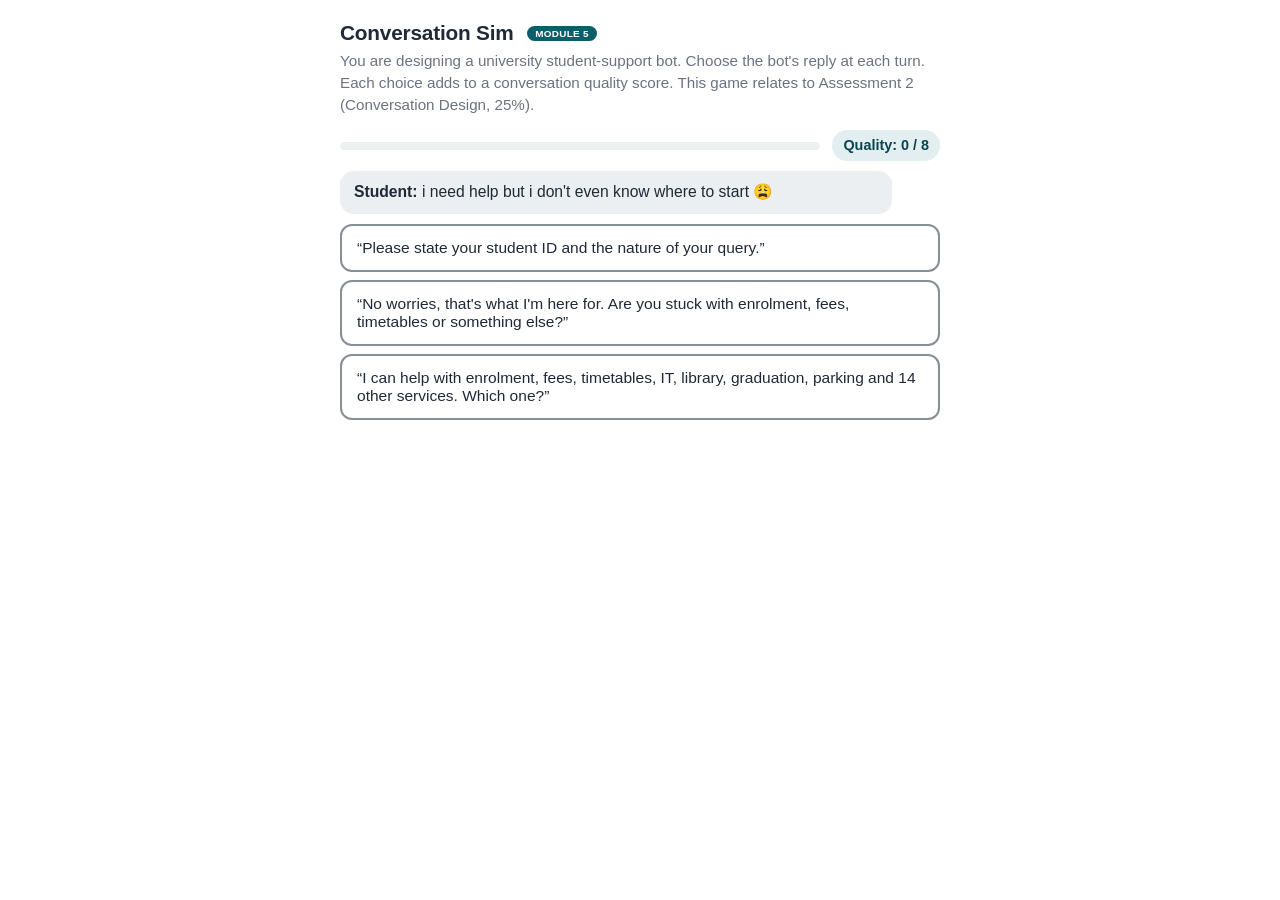
<file: m5-conversation-sim.html>
<!doctype html>
<html lang="en-AU">
<head>
<meta charset="utf-8">
<meta name="viewport" content="width=device-width,initial-scale=1">
<title>Conversation Sim | CCN206 Module 5</title>
<link rel="stylesheet" href="style.css">
<style>
  .bubble{background:#eceff1;border-radius:14px;padding:10px 14px;margin:10px 0;max-width:92%;font-size:.98rem}
  .opt{display:block;width:100%;text-align:left;margin:8px 0;padding:13px 15px;border:2px solid var(--line-strong);color:var(--ink);border-radius:12px;background:#fff;cursor:pointer;font-size:.97rem;transition:border-color .15s,transform .08s}
  .opt:hover{border-color:var(--teal)}
  .opt:active{transform:scale(.99)}
  .opt:disabled{cursor:default}
  .meter{height:10px;background:#eef1f2;border-radius:6px;overflow:hidden;margin:6px 0}
  .meter>i{display:block;height:100%;width:0;background:linear-gradient(90deg,#c62828,#e8a500,#2e7d32);transition:width .4s}
</style>
</head>
<body>
<main class="wrap">
  <h1 class="game-title">Conversation Sim <span class="chip">MODULE 5</span></h1>
  <p class="game-sub">You are designing a university student-support bot. Choose the bot's reply at each turn. Each choice adds to a conversation quality score. This game relates to Assessment 2 (Conversation Design, 25%).</p>

  <div class="topbar">
    <div class="progress" aria-hidden="true"><i id="fill"></i></div>
    <span class="scorechip" id="score">Quality: 0 / 8</span>
  </div>

  <div id="thread"></div>
  <div id="opts" role="group" aria-label="Choose the bot's reply"></div>
  <div id="fb" class="feedback hide"></div>
  <div class="row"><span></span><button type="button" class="btn-ghost hide" id="next">Next</button></div>

  <div id="end" class="win hide">
    <h2 class="big" id="endBig" tabindex="-1"></h2>
    <p id="endMsg"></p>
    <button type="button" class="btn-ghost" onclick="restart()">Play again</button>
  </div>
  <div id="sr" class="sr-only" aria-live="polite"></div>
</main>

<script>
  // Fictional scenario. Scoring draws on Grice's maxims, onboarding, repair, escalation and reciprocity.
  var TURNS=[
    {user:"i need help but i don't even know where to start 😩",
     opts:[
       {t:"Please state your student ID and the nature of your query.", p:0, f:"Cold and form-first. It ignores the student's stress and adds friction at the start, which makes for weak onboarding."},
       {t:"No worries, that's what I'm here for. Are you stuck with enrolment, fees, timetables or something else?", p:2, f:"It acknowledges how the student feels and offers a short set of options. This is good onboarding: it orients a user who doesn't know where to start."},
       {t:"I can help with enrolment, fees, timetables, IT, library, graduation, parking and 14 other services. Which one?", p:1, f:"Helpful, but too much at once. It breaks the maxim of Quantity by giving more information than the student needs."}
     ]},
    {user:"the enrolment thing isn't working and i'm freaking out",
     opts:[
       {t:"Error 0x04: invalid session token.", p:0, f:"Technical jargon breaks the maxim of Manner (be clear). A stressed student can't act on this."},
       {t:"Have you tried turning it off and on again?", p:0, f:"Dismissive and generic. It doesn't acknowledge the student's stress or narrow down the problem."},
       {t:"Okay, let's slow down. When you try to enrol, what happens? Do you see an error message, a blank page, or can you not select units?", p:2, f:"It calms the student and narrows the problem with concrete options. This is a good repair move."}
     ]},
    {user:"i tried that, still broken, and the deadline is TODAY",
     opts:[
       {t:"Unfortunately there's nothing more I can do here.", p:0, f:"A dead end, with no escalation and no way forward. This is where users lose trust."},
       {t:"Because the deadline is today, I'm marking this as urgent and connecting you with a student adviser now. I'll pass on what you've already tried.", p:2, f:"It escalates to a human and passes on the context, so the student doesn't have to repeat themselves (reciprocity)."},
       {t:"Please email the enrolment team. Replies take 3–5 business days.", p:0, f:"It ignores the urgency of a same-day deadline."}
     ]},
    {user:"ok… thank you",
     opts:[
       {t:"Bye.", p:0, f:"Too terse. There's no confirmation, no reference number and no reassurance."},
       {t:"You're now connected to Sam, who'll take it from here. Your reference number is 2231. Is there anything I can help with while you wait?", p:2, f:"It confirms the handover, gives a reference number and offers further help. A good close."},
       {t:"Is there anything else? Anything else? Anything else?", p:0, f:"Repetition like this looks like a glitch, and it breaks the maxim of Manner."}
     ]}
  ];
  var i,score,answered;
  function el(id){return document.getElementById(id);}
  function say(msg){var s=el('sr');s.textContent='';setTimeout(function(){s.textContent=msg;},60);}
  function start(){i=0;score=0;answered=false;el('end').classList.add('hide');el('thread').innerHTML='';render();}
  function render(){
    var T=TURNS[i];
    var b=document.createElement('div'); b.className='bubble'; b.innerHTML='<strong>Student:</strong> '+T.user;
    el('thread').appendChild(b);
    var O=el('opts'); O.innerHTML='';
    T.opts.forEach(function(o,k){
      var btn=document.createElement('button'); btn.type='button'; btn.className='opt'; btn.textContent='“'+o.t+'”';
      btn.onclick=function(){pick(k,btn);};
      O.appendChild(btn);
    });
    el('fb').className='feedback hide'; el('next').classList.add('hide');
    el('fill').style.width=(i/TURNS.length*100)+'%';
    el('score').textContent='Quality: '+score+' / 8';
    answered=false;
  }
  function pick(k,btn){
    if(answered)return; answered=true;
    var o=TURNS[i].opts[k]; score+=o.p;
    var opts=el('opts').children;
    for(var j=0;j<opts.length;j++){opts[j].disabled=true; if(j!==k)opts[j].style.opacity=.5;}
    btn.style.borderColor = o.p===2?'var(--ok)':(o.p===1?'var(--gold)':'var(--no)');
    btn.style.background = o.p===2?'var(--ok-bg)':(o.p===1?'#fff8e6':'var(--no-bg)');
    // echo the bot's chosen reply into the thread
    var rb=document.createElement('div'); rb.className='bubble'; rb.style.background='var(--teal-l)'; rb.style.marginLeft='auto'; rb.innerHTML='<strong>Bot:</strong> '+o.t;
    el('thread').appendChild(rb);
    var fb=el('fb'); fb.className='feedback '+(o.p===2?'ok':(o.p===1?'':'no'));
    if(o.p===1){fb.style.background='#fff8e6';fb.style.border='1px solid var(--gold)';}else{fb.style.background='';fb.style.border='';}
    fb.innerHTML=(o.p===2?'+2 points. ':(o.p===1?'+1 point. ':'0 points. '))+o.f;
    el('score').textContent='Quality: '+score+' / 8';
    el('next').classList.remove('hide'); el('next').focus();
    say(fb.textContent+' Quality score '+score+' of 8.');
  }
  function next(){
    i++;if(i>=TURNS.length){finish();return;}
    render(); el('opts').children[0].focus();
    say('Turn '+(i+1)+' of '+TURNS.length+'. Student: '+TURNS[i].user);
  }
  function finish(){
    el('opts').innerHTML=''; el('fb').className='feedback hide'; el('next').classList.add('hide');
    el('fill').style.width='100%';
    el('end').classList.remove('hide');
    el('endBig').textContent='Quality: '+score+' / 8';
    el('endMsg').textContent = score>=7 ? 'Well done. The strongest path acknowledges the student\'s feelings, narrows the problem, escalates when the bot is stuck and confirms at the end. For A2, be ready to justify each of those moves.'
      : (score>=4 ? 'A reasonable result. Look back at the replies that scored 0. Most broke a Gricean maxim, missed a chance to escalate or left the student at a dead end.' : 'Worth another try. The best replies acknowledge the student\'s feelings, keep them moving, escalate when stuck and confirm at the end.');
    el('endBig').focus();
    say('Game over. '+el('endBig').textContent+'. '+el('endMsg').textContent);
  }
  el('next').onclick=next;
  function restart(){start(); el('opts').children[0].focus();}
  start();
</script>
</body>
</html>
</file>
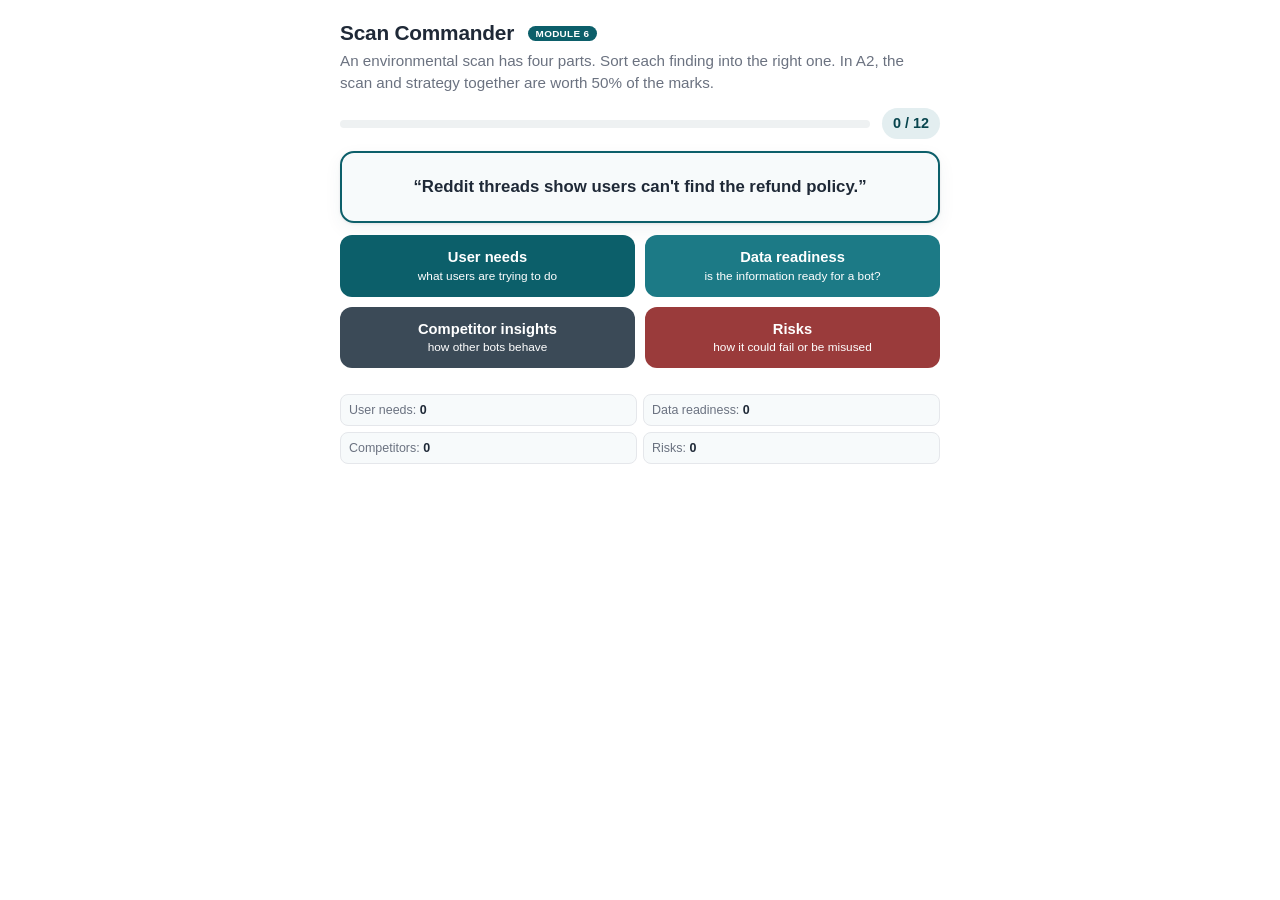
<file: m6-scan-commander.html>
<!doctype html>
<html lang="en-AU">
<head>
<meta charset="utf-8">
<meta name="viewport" content="width=device-width,initial-scale=1">
<title>Scan Commander | CCN206 Module 6</title>
<link rel="stylesheet" href="style.css">
<style>
  .grid{display:grid;grid-template-columns:1fr 1fr;gap:10px;margin-top:10px}
  .bk{padding:13px 10px;border:0;border-radius:12px;color:#fff;font-weight:700;cursor:pointer;font-size:.92rem;line-height:1.25;text-align:center;transition:transform .08s,filter .15s}
  .bk:hover{filter:brightness(1.08)} .bk:active{transform:scale(.97)} .bk:disabled{opacity:.5}
  .bk small{display:block;font-weight:500;font-size:.74rem;margin-top:2px}
  .b1{background:#0C5F6A}.b2{background:#1c7a86}.b3{background:#3b4a57}.b4{background:#9a3b3b}
  .tally{display:grid;grid-template-columns:1fr 1fr;gap:6px;margin-top:12px;font-size:.78rem;color:var(--muted)}
  .tally div{background:#f7fafb;border:1px solid var(--line);border-radius:8px;padding:6px 8px}
  .tally b{color:var(--ink)}
</style>
</head>
<body>
<main class="wrap">
  <h1 class="game-title">Scan Commander <span class="chip">MODULE 6</span></h1>
  <p class="game-sub">An environmental scan has four parts. Sort each finding into the right one. In A2, the scan and strategy together are worth 50% of the marks.</p>

  <div class="topbar">
    <div class="progress" aria-hidden="true"><i id="fill"></i></div>
    <span class="scorechip" id="score">0 / 12</span>
  </div>

  <div class="card" style="font-size:1.05rem" id="card"></div>
  <div id="fb" class="feedback hide"></div>

  <div class="grid" id="btns" role="group" aria-label="Sort this finding into">
    <button type="button" class="bk b1" data-c="needs">User needs<small>what users are trying to do</small></button>
    <button type="button" class="bk b2" data-c="data">Data readiness<small>is the information ready for a bot?</small></button>
    <button type="button" class="bk b3" data-c="comp">Competitor insights<small>how other bots behave</small></button>
    <button type="button" class="bk b4" data-c="risk">Risks<small>how it could fail or be misused</small></button>
  </div>
  <div class="row"><span></span><button type="button" class="btn-ghost hide" id="next">Next</button></div>

  <div class="tally"><div>User needs: <b id="tn">0</b></div><div>Data readiness: <b id="td">0</b></div><div>Competitors: <b id="tc">0</b></div><div>Risks: <b id="tr">0</b></div></div>

  <div id="end" class="win hide">
    <h2 class="big" id="endBig" tabindex="-1"></h2>
    <p id="endMsg"></p>
    <button type="button" class="btn-ghost" onclick="restart()">Play again</button>
  </div>
  <div id="sr" class="sr-only" aria-live="polite"></div>
</main>

<script>
  var ITEMS=[
    {t:"Reddit threads show users can't find the refund policy.", c:"needs", w:"User friction like this counts as a user need."},
    {t:"The FAQ page contradicts the policy PDF.", c:"data", w:"Contradictory sources mean the content isn't ready for a bot, which could give conflicting or wrong answers."},
    {t:"A rival's bot hands off to a human when it's stuck.", c:"comp", w:"A competitor insight. Note how they handle fallback."},
    {t:"Users might try to make the bot say something offensive.", c:"risk", w:"A risk to plan for: users deliberately trying to misuse the bot."},
    {t:"People keep asking the same three questions on Facebook.", c:"needs", w:"Repeated questions point to core user intents to design around."},
    {t:"Key info is locked in a 60-page PDF, not structured.", c:"data", w:"A data-readiness gap. Information in a long, unstructured PDF is hard for a bot to retrieve."},
    {t:"A competitor uses a friendly first-name persona.", c:"comp", w:"A competitor insight about tone and persona."},
    {t:"The topic attracts misinformation the bot must not validate.", c:"risk", w:"A safety risk that needs guardrails."},
    {t:"Google reviews complain about long phone wait times.", c:"needs", w:"User friction the bot might relieve, so this is a user need."},
    {t:"Two pages on the site list different opening hours.", c:"data", w:"Inconsistent data. Fix it before the bot can answer reliably."},
    {t:"Trolls could spam the bot to derail conversations.", c:"risk", w:"A risk. Plan for rate limits and other guardrails."},
    {t:"A rival bot traps users in an endless menu loop.", c:"comp", w:"A competitor insight that shows what to avoid: poor fallback design."}
  ];
  var order,i,score,answered,tally;
  function el(id){return document.getElementById(id);}
  function say(msg){var s=el('sr');s.textContent='';setTimeout(function(){s.textContent=msg;},60);}
  function start(){
    order=ITEMS.map(function(_,k){return k;});
    for(var a=order.length-1;a>0;a--){var b=Math.floor(Math.random()*(a+1));var t=order[a];order[a]=order[b];order[b]=t;}
    i=0;score=0;answered=false;tally={needs:0,data:0,comp:0,risk:0};
    el('end').classList.add('hide');el('btns').classList.remove('hide');
    upd();render();
  }
  function upd(){el('tn').textContent=tally.needs;el('td').textContent=tally.data;el('tc').textContent=tally.comp;el('tr').textContent=tally.risk;}
  function render(){
    el('card').textContent='“'+ITEMS[order[i]].t+'”';
    el('fb').className='feedback hide'; el('next').classList.add('hide');
    [].forEach.call(el('btns').children,function(b){b.disabled=false;});
    el('fill').style.width=(i/ITEMS.length*100)+'%';
    el('score').textContent=score+' / '+ITEMS.length;
    answered=false;
  }
  function pick(c){
    if(answered)return; answered=true;
    var it=ITEMS[order[i]]; var right=(c===it.c);
    if(right){score++;} tally[it.c]++; upd();
    var fb=el('fb'); fb.className='feedback '+(right?'ok':'no');
    fb.innerHTML=(right?'Correct. ':'Not quite. This belongs under '+label(it.c)+'. ')+it.w;
    [].forEach.call(el('btns').children,function(b){b.disabled=true;});
    el('score').textContent=score+' / '+ITEMS.length;
    el('next').classList.remove('hide'); el('next').focus();
    say(fb.textContent+' Score '+score+' of '+ITEMS.length+'.');
  }
  function label(c){return {needs:"User needs",data:"Data readiness",comp:"Competitor insights",risk:"Risks"}[c];}
  function next(){
    i++;if(i>=ITEMS.length){finish();return;}
    render(); el('btns').children[0].focus();
    say('Finding '+(i+1)+' of '+ITEMS.length+': '+el('card').textContent);
  }
  function finish(){
    el('btns').classList.add('hide');el('card').classList.add('hide');el('fb').className='feedback hide';el('next').classList.add('hide');
    el('fill').style.width='100%';
    el('end').classList.remove('hide');
    el('endBig').textContent='Score: '+score+' / '+ITEMS.length;
    el('endMsg').textContent = score>=10 ? 'Well done. You can sort raw findings into user needs, data readiness, competitor insights and risks. That gives you a useful structure for the environmental scan in A2.'
      : 'The four parts are user needs, data readiness, competitor insights and risks. Play again to consolidate them.';
    el('endBig').focus();
    say('Game over. '+el('endBig').textContent+'. '+el('endMsg').textContent);
  }
  [].forEach.call(document.getElementById('btns').children,function(b){b.onclick=function(){pick(b.getAttribute('data-c'));};});
  el('next').onclick=next;
  function restart(){el('card').classList.remove('hide');start();el('btns').children[0].focus();}
  start();
</script>
</body>
</html>
</file>
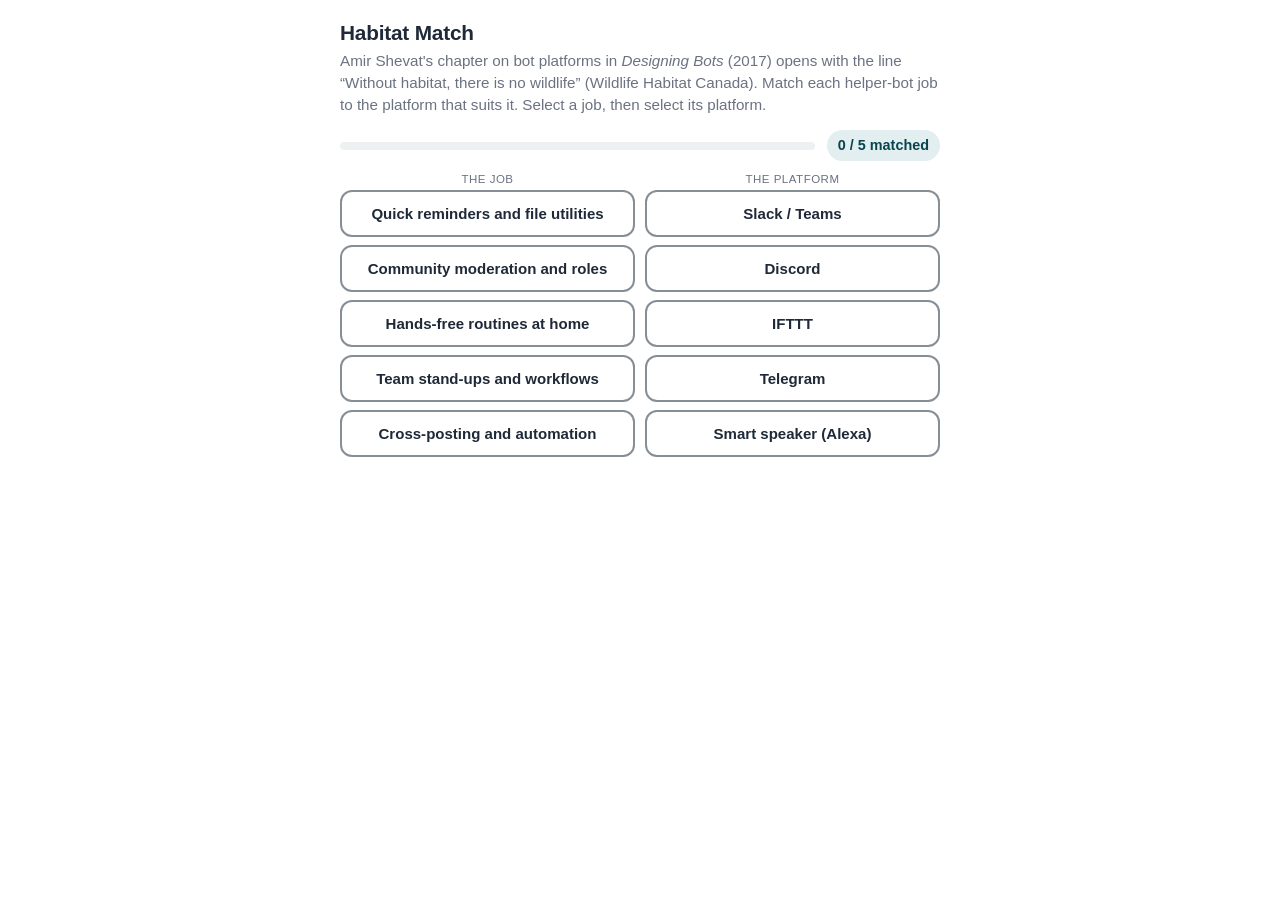
<file: m7-habitat-match.html>
<!doctype html>
<html lang="en-AU">
<head>
<meta charset="utf-8">
<meta name="viewport" content="width=device-width,initial-scale=1">
<title>Habitat Match | CCN206</title>
<link rel="stylesheet" href="style.css">
<style>
  .match{display:grid;grid-template-columns:1fr 1fr;gap:10px;margin-top:8px}
  .col2{display:flex;flex-direction:column;gap:8px}
  .pill{padding:13px 12px;border:2px solid var(--line-strong);color:var(--ink);border-radius:12px;background:#fff;cursor:pointer;font-weight:600;font-size:.94rem;text-align:center;transition:border-color .15s,background .15s,transform .08s}
  .pill:hover{border-color:var(--teal)} .pill:active{transform:scale(.98)}
  .pill.sel{border-color:var(--teal);background:var(--teal-l)}
  .pill.done{border-color:var(--ok);background:var(--ok-bg);cursor:default;opacity:.85}
  .pill.bad{border-color:var(--no);background:var(--no-bg);animation:shake .3s}
  @keyframes shake{0%,100%{transform:translateX(0)}25%{transform:translateX(-5px)}75%{transform:translateX(5px)}}
  .colhead{font-size:.72rem;font-weight:400;text-transform:uppercase;letter-spacing:.5px;color:var(--muted);text-align:center;margin:0 0 2px}
</style>
</head>
<body>
<main class="wrap">
  <h1 class="game-title">Habitat Match</h1>
  <p class="game-sub">Amir Shevat's chapter on bot platforms in <em>Designing Bots</em> (2017) opens with the line “Without habitat, there is no wildlife” (Wildlife Habitat Canada). Match each helper-bot job to the platform that suits it. Select a job, then select its platform.</p>

  <div class="topbar">
    <div class="progress" aria-hidden="true"><i id="fill"></i></div>
    <span class="scorechip" id="score">0 / 5 matched</span>
  </div>

  <div class="match">
    <div role="group" aria-labelledby="hJobs"><h2 class="colhead" id="hJobs">The job</h2><div class="col2" id="jobs"></div></div>
    <div role="group" aria-labelledby="hPlats"><h2 class="colhead" id="hPlats">The platform</h2><div class="col2" id="plats"></div></div>
  </div>
  <div id="fb" class="feedback hide"></div>

  <div id="end" class="win hide" style="margin-top:14px">
    <h2 class="big" id="endBig" tabindex="-1"></h2>
    <p id="endMsg"></p>
    <button type="button" class="btn-ghost" onclick="restart()">Play again</button>
  </div>
  <div id="sr" class="sr-only" aria-live="polite"></div>
</main>

<script>
  var PAIRS=[
    {id:1, job:"Community moderation and roles", plat:"Discord", why:"Discord is organised around community servers, and bots can be given permission to manage roles and moderate members."},
    {id:2, job:"Team stand-ups and workflows", plat:"Slack / Teams", why:"Workplace chat tools, where bots and workflows can post updates, run polls and handle approvals."},
    {id:3, job:"Quick reminders and file utilities", plat:"Telegram", why:"Telegram's Bot API supports many lightweight personal tools, such as reminders and file conversion."},
    {id:4, job:"Hands-free routines at home", plat:"Smart speaker (Alexa)", why:"Voice-first and often screenless, so routines and commands are spoken."},
    {id:5, job:"Cross-posting and automation", plat:"IFTTT", why:"IFTTT (If This Then That) links a trigger in one service to an action in another."}
  ];
  var sel,matched,wrong;
  function el(id){return document.getElementById(id);}
  function say(msg){var s=el('sr');s.textContent='';setTimeout(function(){s.textContent=msg;},60);}
  function shuffle(a){a=a.slice();for(var i=a.length-1;i>0;i--){var j=Math.floor(Math.random()*(i+1));var t=a[i];a[i]=a[j];a[j]=t;}return a;}
  function start(){
    sel=null;matched=0;wrong=0;
    el('end').classList.add('hide');el('fb').className='feedback hide';
    var J=el('jobs');J.innerHTML='';
    shuffle(PAIRS).forEach(function(p){
      var b=document.createElement('button');b.type='button';b.className='pill';b.textContent=p.job;b.dataset.id=p.id;b.dataset.side='job';b.setAttribute('aria-pressed','false');
      b.onclick=function(){tapJob(p.id,b);};J.appendChild(b);
    });
    var P=el('plats');P.innerHTML='';
    shuffle(PAIRS).forEach(function(p){
      var b=document.createElement('button');b.type='button';b.className='pill';b.textContent=p.plat;b.dataset.id=p.id;b.dataset.side='plat';b.setAttribute('aria-pressed','false');
      b.onclick=function(){tapPlat(p.id,b);};P.appendChild(b);
    });
    upd();
  }
  function upd(){el('score').textContent=matched+' / 5 matched';el('fill').style.width=(matched/5*100)+'%';}
  function clearSel(){[].forEach.call(document.querySelectorAll('.pill.sel'),function(x){x.classList.remove('sel');x.setAttribute('aria-pressed','false');});}
  function mark(b){b.classList.add('sel');b.setAttribute('aria-pressed','true');}
  function setDone(b){b.classList.add('done');b.removeAttribute('aria-pressed');b.setAttribute('aria-disabled','true');}
  function firstOpen(side){return document.querySelector('.pill[data-side="'+side+'"]:not(.done)');}
  function tapJob(id,b){
    if(b.classList.contains('done'))return;
    clearSel(); sel={id:id,side:'job'}; mark(b);
    say(b.textContent+' selected. Now choose its platform.');
  }
  function tapPlat(id,b){
    if(b.classList.contains('done'))return;
    if(!sel || sel.side==='plat'){ clearSel(); sel={id:id,side:'plat'}; mark(b); say('Select a job first, then its platform.'); return; }
    // we have a selected job + tapped a platform
    var jobBtn=document.querySelector('.pill.sel[data-side="job"]');
    if(id===sel.id){
      setDone(b); if(jobBtn)setDone(jobBtn);
      clearSel(); sel=null; matched++; upd();
      var p=PAIRS.filter(function(x){return x.id===id;})[0];
      var fb=el('fb'); fb.className='feedback ok'; fb.innerHTML='Correct. '+p.why;
      say('Correct: '+p.job+' goes with '+p.plat+'. '+p.why+' '+matched+' of 5 matched.');
      if(matched===5){ finish(); }
      else { var nj=firstOpen('job'); if(nj) nj.focus(); }
    } else {
      wrong++;
      b.classList.add('bad'); setTimeout(function(){b.classList.remove('bad');},350);
      var fb2=el('fb'); fb2.className='feedback no'; fb2.innerHTML='Not that platform. Try again.';
      say('Not that platform. Try again. '+(jobBtn?jobBtn.textContent+' is still selected.':''));
    }
  }
  function finish(){
    el('fb').className='feedback hide';
    el('end').classList.remove('hide');
    el('endBig').textContent = 'All five matched';
    el('endMsg').textContent = (wrong===0?'You made no incorrect matches. ':'You finished with '+wrong+' incorrect '+(wrong===1?'attempt':'attempts')+'. ')+'A platform’s affordances shape what a bot can do there and who it reaches. Keep this in mind when you choose a platform for your A2 bot.';
    el('endBig').focus();
    say('Game over. '+el('endBig').textContent+'. '+el('endMsg').textContent);
  }
  function restart(){start(); firstOpen('job').focus();}
  start();
</script>
</body>
</html>
</file>
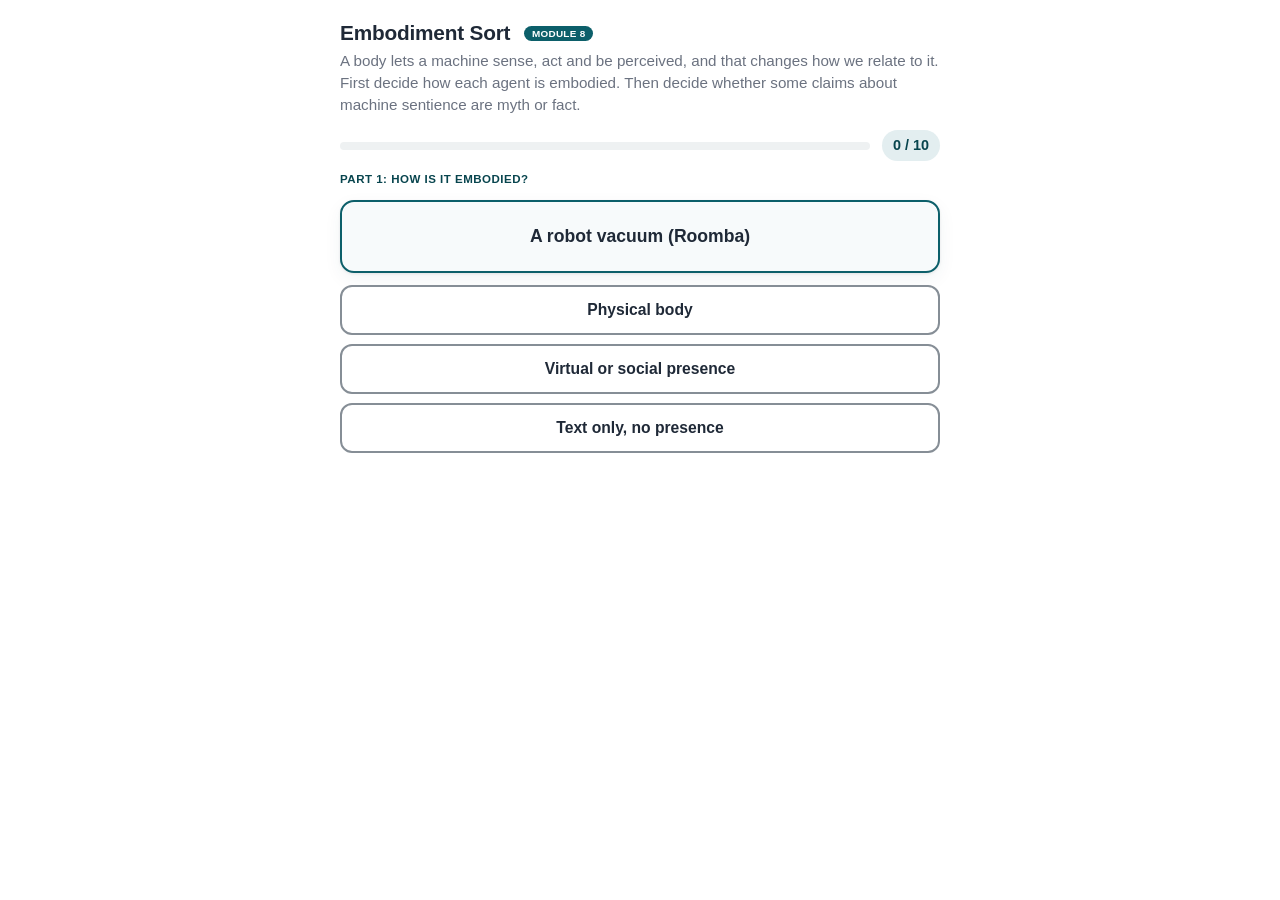
<file: m8-embodiment-sort.html>
<!doctype html>
<html lang="en-AU">
<head>
<meta charset="utf-8">
<meta name="viewport" content="width=device-width,initial-scale=1">
<title>Embodiment Sort | CCN206 Module 8</title>
<link rel="stylesheet" href="style.css">
<style>
  .opts{display:flex;flex-direction:column;gap:9px;margin-top:6px}
  .opt{padding:14px;border:2px solid var(--line-strong);color:var(--ink);border-radius:12px;background:#fff;cursor:pointer;font-weight:700;font-size:.98rem;transition:border-color .15s,background .15s,transform .08s}
  .opt:hover{border-color:var(--teal)} .opt:active{transform:scale(.99)} .opt:disabled{cursor:default}
  .phase{font-size:.72rem;text-transform:uppercase;letter-spacing:.5px;color:var(--teal-d);font-weight:800;margin:4px 0 0}
</style>
</head>
<body>
<main class="wrap">
  <h1 class="game-title">Embodiment Sort <span class="chip">MODULE 8</span></h1>
  <p class="game-sub">A body lets a machine sense, act and be perceived, and that changes how we relate to it. First decide how each agent is embodied. Then decide whether some claims about machine sentience are myth or fact.</p>

  <div class="topbar">
    <div class="progress" aria-hidden="true"><i id="fill"></i></div>
    <span class="scorechip" id="score">0 / 10</span>
  </div>

  <h2 class="phase" id="phase"></h2>
  <div class="card" style="font-size:1.1rem" id="card"></div>
  <div class="opts" id="opts" role="group" aria-labelledby="phase"></div>
  <div id="fb" class="feedback hide"></div>
  <div class="row"><span></span><button type="button" class="btn-ghost hide" id="next">Next</button></div>

  <div id="end" class="win hide">
    <h2 class="big" id="endBig" tabindex="-1"></h2>
    <p id="endMsg"></p>
    <button type="button" class="btn-ghost" onclick="restart()">Play again</button>
  </div>
  <div id="sr" class="sr-only" aria-live="polite"></div>
</main>

<script>
  var BINS=["Physical body","Virtual or social presence","Text only, no presence"];
  var MF=["Myth","Fact"];
  var P1="Part 1: How is it embodied?", P2="Part 2: Myth or fact?";
  var R=[
    {phase:P1, q:"A robot vacuum (Roomba)", o:BINS, c:0, w:"Physical. It senses the room and moves through it using sensors and actuators."},
    {phase:P1, q:"A warehouse robot arm", o:BINS, c:0, w:"Physical. It has a real body that acts in the world."},
    {phase:P1, q:"A 3D avatar that gestures and speaks in VR", o:BINS, c:1, w:"Virtual or social. It has no physical body, but it has a consistent presence that people can see and hear."},
    {phase:P1, q:"A chatbot with an animated face and voice", o:BINS, c:1, w:"Virtual or social. It creates a presence through face, voice and gesture."},
    {phase:P1, q:"A plain email auto-reply", o:BINS, c:2, w:"No presence, just text. Where a text-only chatbot such as ChatGPT fits is open to debate."},
    {phase:P1, q:"A command-line script", o:BINS, c:2, w:"No presence. It acts, but people don't perceive it as a social or physical being."},
    {phase:P2, q:"In 2022 a Google engineer publicly claimed the chatbot LaMDA was sentient.", o:MF, c:1, w:"Fact. Blake Lemoine made the claim in June 2022. Google called it “wholly unfounded” and dismissed him in July 2022, citing breaches of its confidentiality policies. Most experts rejected the claim."},
    {phase:P2, q:"Most AI researchers agree today's LLM chatbots are conscious.", o:MF, c:0, w:"Myth. Most researchers do not think current chatbots are conscious. A 2023 review by Butlin, Long and colleagues concluded that no current AI system is conscious, although the question is still debated."},
    {phase:P2, q:"A fluent, human-like reply proves a system has feelings.", o:MF, c:0, w:"Myth. Reading a mind into fluent output is known as the ELIZA effect."},
    {phase:P2, q:"Giving a machine a physical body changes how we communicate with it.", o:MF, c:1, w:"Fact, in the sense used in this module. A body shapes how we interpret a machine and how we relate to it."}
  ];
  var i,score,answered;
  function el(id){return document.getElementById(id);}
  function say(msg){var s=el('sr');s.textContent='';setTimeout(function(){s.textContent=msg;},60);}
  function start(){i=0;score=0;answered=false;el('end').classList.add('hide');el('phase').classList.remove('hide');render();}
  function render(){
    var r=R[i];
    el('phase').textContent=r.phase;
    el('card').textContent=r.q;
    var O=el('opts');O.innerHTML='';
    r.o.forEach(function(label,k){
      var b=document.createElement('button');b.type='button';b.className='opt';b.textContent=label;
      b.onclick=function(){pick(k,b);};O.appendChild(b);
    });
    el('fb').className='feedback hide';el('next').classList.add('hide');
    el('fill').style.width=(i/R.length*100)+'%';
    el('score').textContent=score+' / '+R.length;
    answered=false;
  }
  function pick(k,b){
    if(answered)return;answered=true;
    var r=R[i];var right=(k===r.c);
    if(right)score++;
    var opts=el('opts').children;
    for(var j=0;j<opts.length;j++){opts[j].disabled=true;}
    b.style.borderColor=right?'var(--ok)':'var(--no)';b.style.background=right?'var(--ok-bg)':'var(--no-bg)';
    if(!right){opts[r.c].style.borderColor='var(--ok)';opts[r.c].style.background='var(--ok-bg)';}
    var fb=el('fb');fb.className='feedback '+(right?'ok':'no');
    fb.innerHTML=(right?'Correct. ':'Not quite. The answer is “'+r.o[r.c]+'”. ')+r.w;
    el('score').textContent=score+' / '+R.length;
    el('next').classList.remove('hide'); el('next').focus();
    say(fb.textContent+' Score '+score+' of '+R.length+'.');
  }
  function next(){
    i++;if(i>=R.length){finish();return;}
    render(); el('opts').children[0].focus();
    say(R[i].phase+' Item '+(i+1)+' of '+R.length+': '+R[i].q);
  }
  function finish(){
    el('phase').textContent='';el('phase').classList.add('hide');el('card').classList.add('hide');el('opts').innerHTML='';el('fb').className='feedback hide';el('next').classList.add('hide');
    el('fill').style.width='100%';
    el('end').classList.remove('hide');
    el('endBig').textContent='Score: '+score+' / '+R.length;
    el('endMsg').textContent = score>=8 ? 'Well done. A body shapes how we relate to a machine, and a fluent reply is not evidence of feelings.'
      : 'Two ideas to keep in mind: embodiment means sensing, acting and being perceived, and a convincing reply is not evidence of a conscious mind (the ELIZA effect). Try again?';
    el('endBig').focus();
    say('Game over. '+el('endBig').textContent+'. '+el('endMsg').textContent);
  }
  el('next').onclick=next;
  function restart(){el('card').classList.remove('hide');start();el('opts').children[0].focus();}
  start();
</script>
</body>
</html>
</file>
<file: style.css>
/* CCN206 Games — shared design system */
:root{
  --teal:#0C5F6A; --teal-d:#08454e; --teal-l:#e3eef0;
  --ink:#1f2937; --muted:#6b7280; --line:#e5e7eb;
  --ok:#2e7d32; --ok-bg:#e8f5e9; --no:#c62828; --no-bg:#fdecea;
  --gold:#e8a500; --gold-d:#946200; --card:#f7fafb; --bg:#ffffff;
  --line-strong:#868e96; /* 3.3:1 on white, for borders of interactive controls */
  --r:14px; --shadow:0 1px 3px rgba(0,0,0,.08),0 6px 18px rgba(8,69,78,.06);
}
*{box-sizing:border-box}
html,body{margin:0}
body{
  font-family:-apple-system,BlinkMacSystemFont,"Segoe UI",Roboto,Helvetica,Arial,sans-serif;
  color:var(--ink); background:var(--bg); padding:18px; line-height:1.45;
  -webkit-font-smoothing:antialiased;
}
.wrap{max-width:600px;margin:0 auto}
.game-title{font-size:1.3rem;font-weight:800;margin:0 0 2px;letter-spacing:-.2px}
.game-title .chip{font-size:.62rem;font-weight:700;color:#fff;background:var(--teal);padding:2px 8px;border-radius:999px;vertical-align:middle;margin-left:8px;letter-spacing:.3px}
.game-sub{margin:0 0 14px;color:var(--muted);font-size:.95rem}
.topbar{display:flex;align-items:center;justify-content:space-between;gap:12px;margin:10px 0}
.progress{flex:1;height:8px;background:#eef1f2;border-radius:6px;overflow:hidden}
.progress > i{display:block;height:100%;width:0;background:linear-gradient(90deg,var(--teal),#1c8a99);transition:width .35s ease}
.scorechip{font-weight:700;font-size:.9rem;color:var(--teal-d);background:var(--teal-l);padding:5px 11px;border-radius:999px;white-space:nowrap}
.streak{font-weight:700;font-size:.9rem;color:var(--gold-d)}
.card{
  background:var(--card);border:2px solid var(--teal);border-radius:var(--r);
  padding:22px 18px;text-align:center;font-size:1.28rem;font-weight:700;margin:12px 0;
  box-shadow:var(--shadow); animation:pop .25s ease;
}
@keyframes pop{from{transform:scale(.97);opacity:0}to{transform:scale(1);opacity:1}}
.sub-note{font-size:.82rem;font-weight:500;color:var(--muted);margin-top:6px}
.btns{display:flex;gap:10px;flex-wrap:wrap}
.choice{
  flex:1;min-width:130px;padding:15px 14px;font-size:1rem;font-weight:700;
  border:0;border-radius:12px;background:var(--teal);color:#fff;cursor:pointer;
  transition:transform .08s ease, filter .15s ease; box-shadow:var(--shadow);
}
.choice:hover{filter:brightness(1.08)}
.choice:active{transform:scale(.97)}
.choice.alt{background:#3b4a57}
.choice:disabled{opacity:.55;cursor:default}
.btn-ghost{padding:11px 20px;border:0;border-radius:12px;background:#374151;color:#fff;font-weight:700;cursor:pointer}
.btn-ghost:hover{filter:brightness(1.1)}
.feedback{margin-top:14px;padding:13px 15px;border-radius:12px;font-size:.97rem;animation:pop .2s ease}
.feedback.ok{background:var(--ok-bg);border:1px solid var(--ok)}
.feedback.no{background:var(--no-bg);border:1px solid var(--no)}
.row{display:flex;align-items:center;justify-content:space-between;gap:12px;margin-top:14px}
.win{background:var(--ok-bg);border:1px solid var(--ok);border-radius:var(--r);padding:18px;text-align:center;animation:pop .3s ease}
.win .big{font-size:2.2rem;font-weight:800;color:var(--teal);margin:0;line-height:1.2}
.win .big:focus{outline:none}
.win p{margin:8px 0 14px}
.hide{display:none!important}
.muted{color:var(--muted)}
/* columns / buckets for sort games */
.cols{display:flex;gap:10px;margin-top:8px}
.col{flex:1;border:2px dashed var(--line);border-radius:var(--r);padding:8px;min-height:90px;transition:border-color .2s,background .2s}
.col h2{margin:4px 0 8px;font-size:.85rem;text-transform:uppercase;letter-spacing:.4px;text-align:center;color:var(--teal-d)}
.col .placed{font-size:.82rem;background:#fff;border:1px solid var(--line);border-radius:8px;padding:6px 8px;margin:5px 0;animation:pop .2s ease}
/* timeline */
.tl-item{display:flex;align-items:center;gap:10px;background:#fff;border:1px solid var(--line);border-radius:12px;padding:8px 10px;margin:7px 0;box-shadow:var(--shadow)}
.tl-item .name{flex:1;font-weight:700}
.tl-item .yr{font-weight:800;color:var(--teal)}
.tl-item.good{border-color:var(--ok);background:var(--ok-bg)}
.tl-item.bad{border-color:var(--no);background:var(--no-bg)}
.mv{width:34px;height:30px;border:0;border-radius:8px;background:var(--teal-l);color:var(--teal-d);font-weight:800;cursor:pointer}
.mv:hover{filter:brightness(.97)}
.mv:disabled{opacity:.3;cursor:default}
:focus-visible{outline:3px solid #1c8a99;outline-offset:2px}
/* visually hidden, still read by screen readers (used for aria-live announcements) */
.sr-only{position:absolute!important;width:1px;height:1px;padding:0;margin:-1px;overflow:hidden;clip:rect(0,0,0,0);white-space:nowrap;border:0}
@media (prefers-reduced-motion:reduce){*{animation:none!important;transition:none!important}}
@media (max-width:480px){.card{font-size:1.12rem}.choice{min-width:110px}}
</file>
